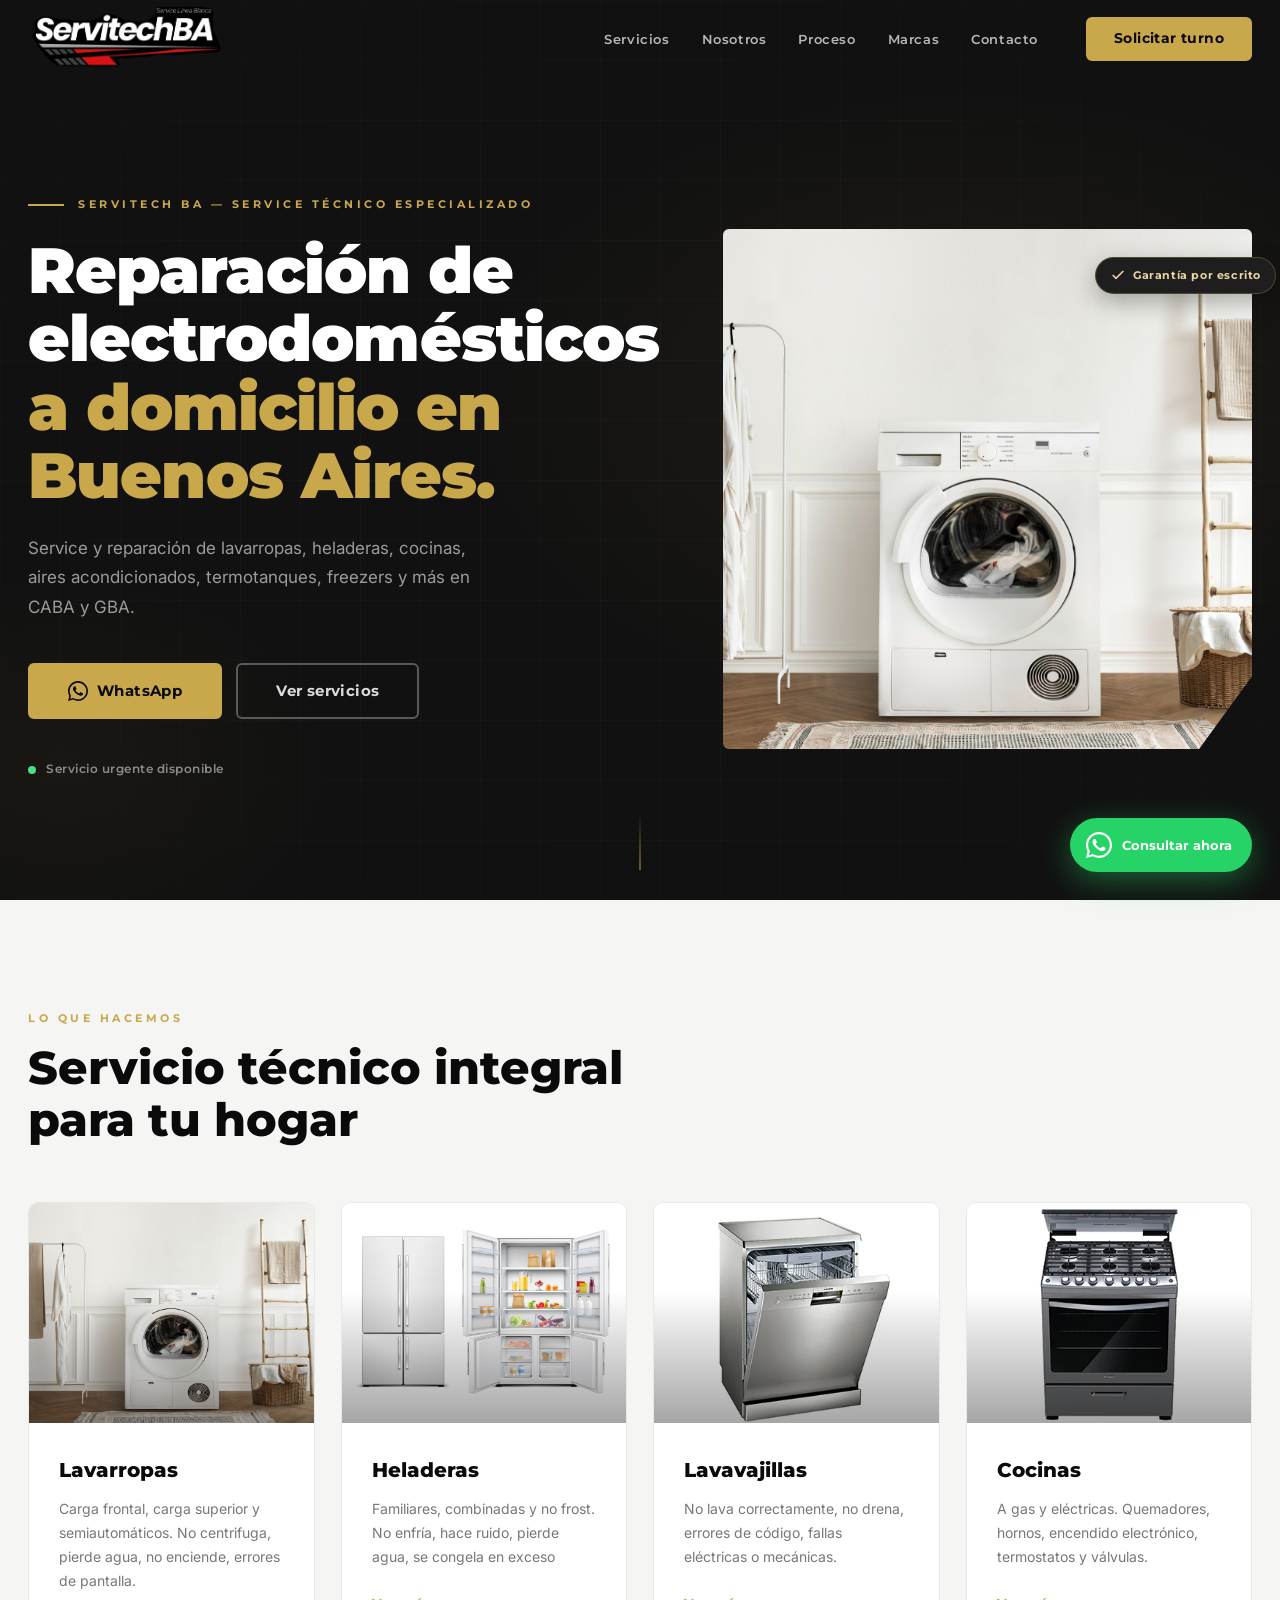
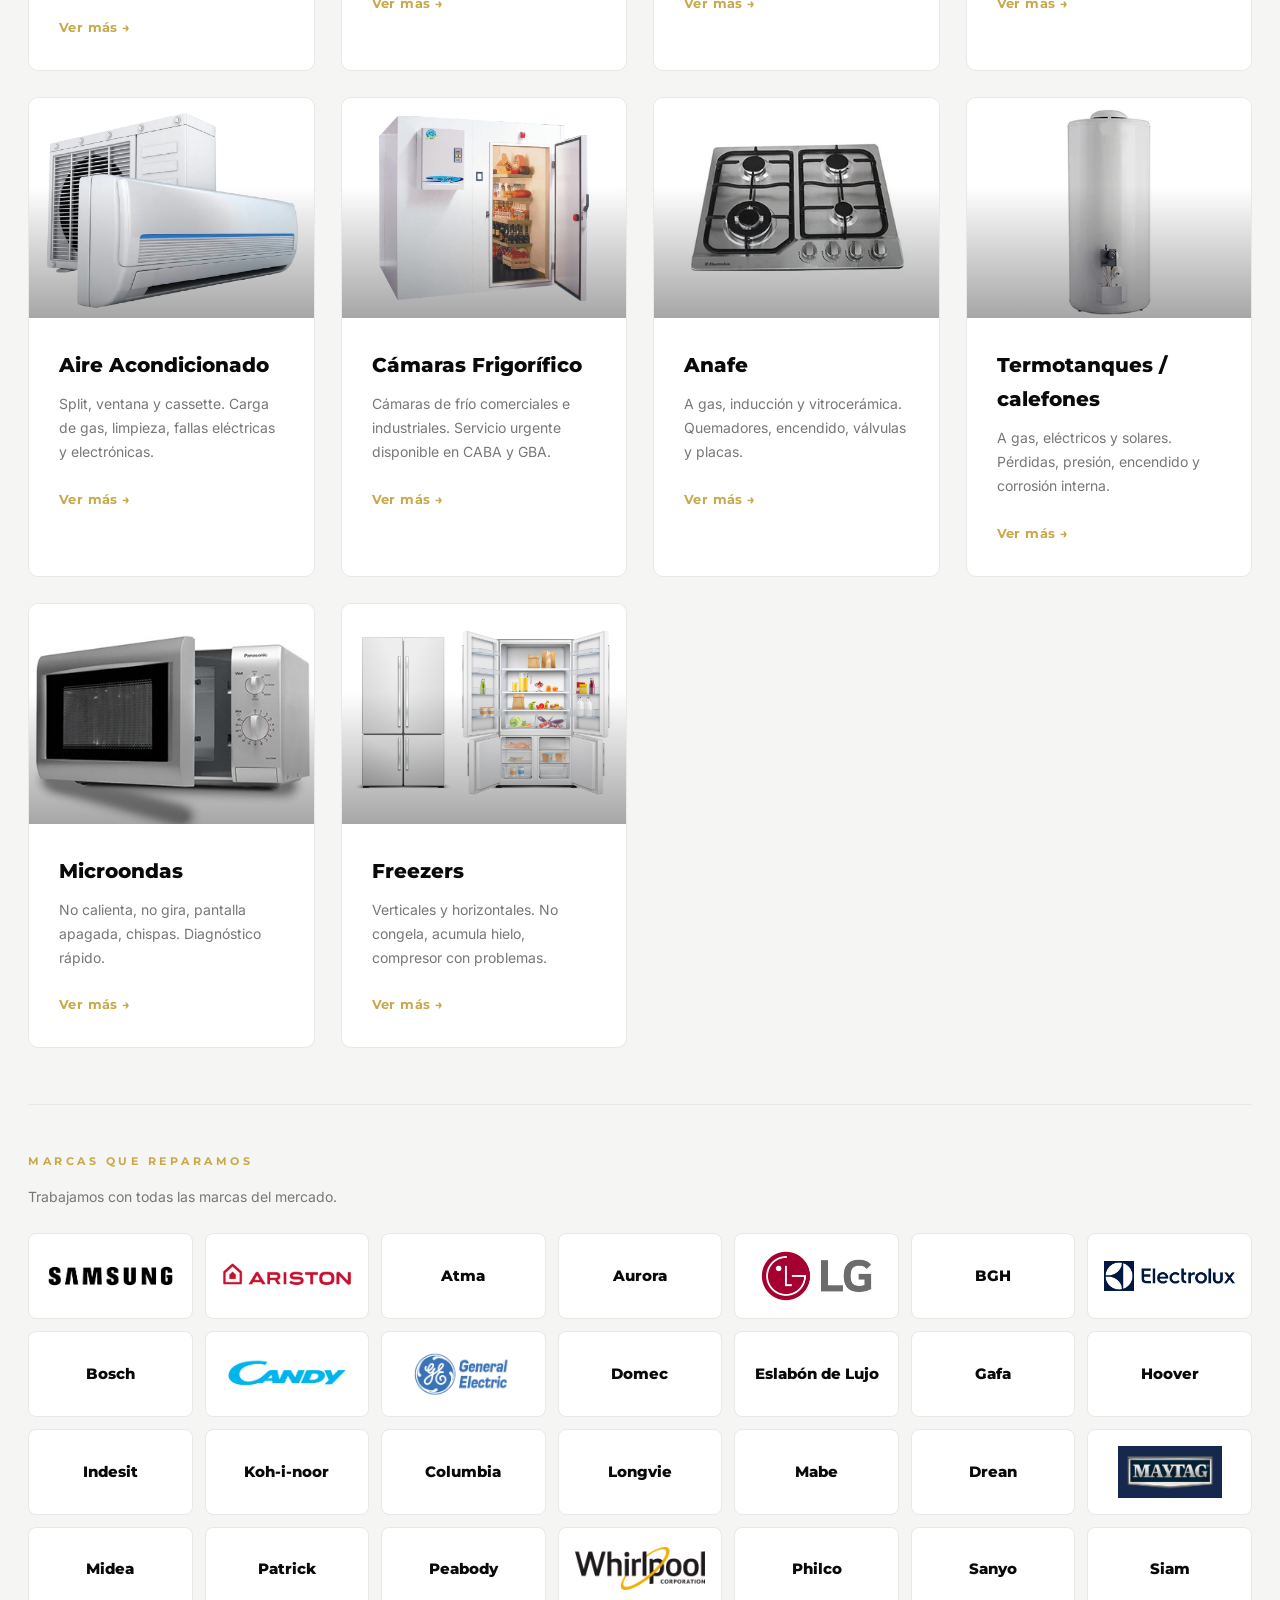
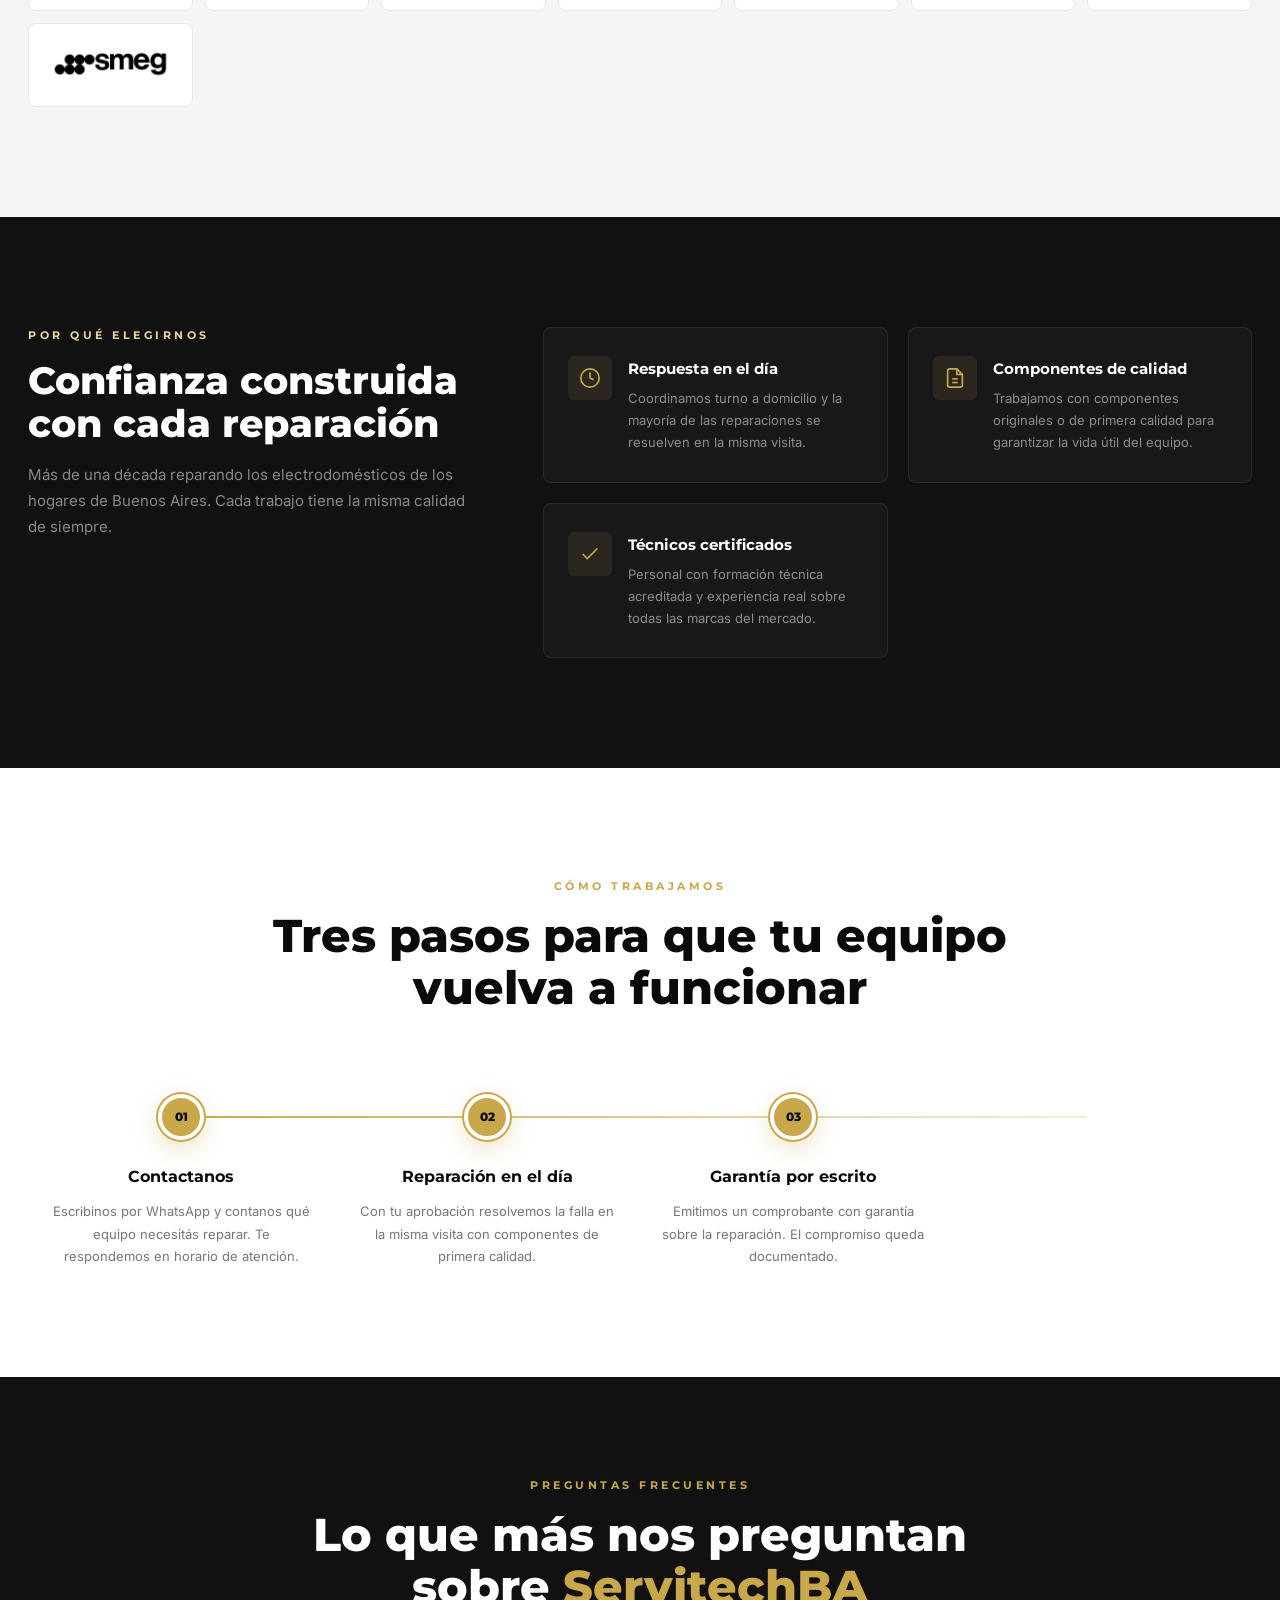
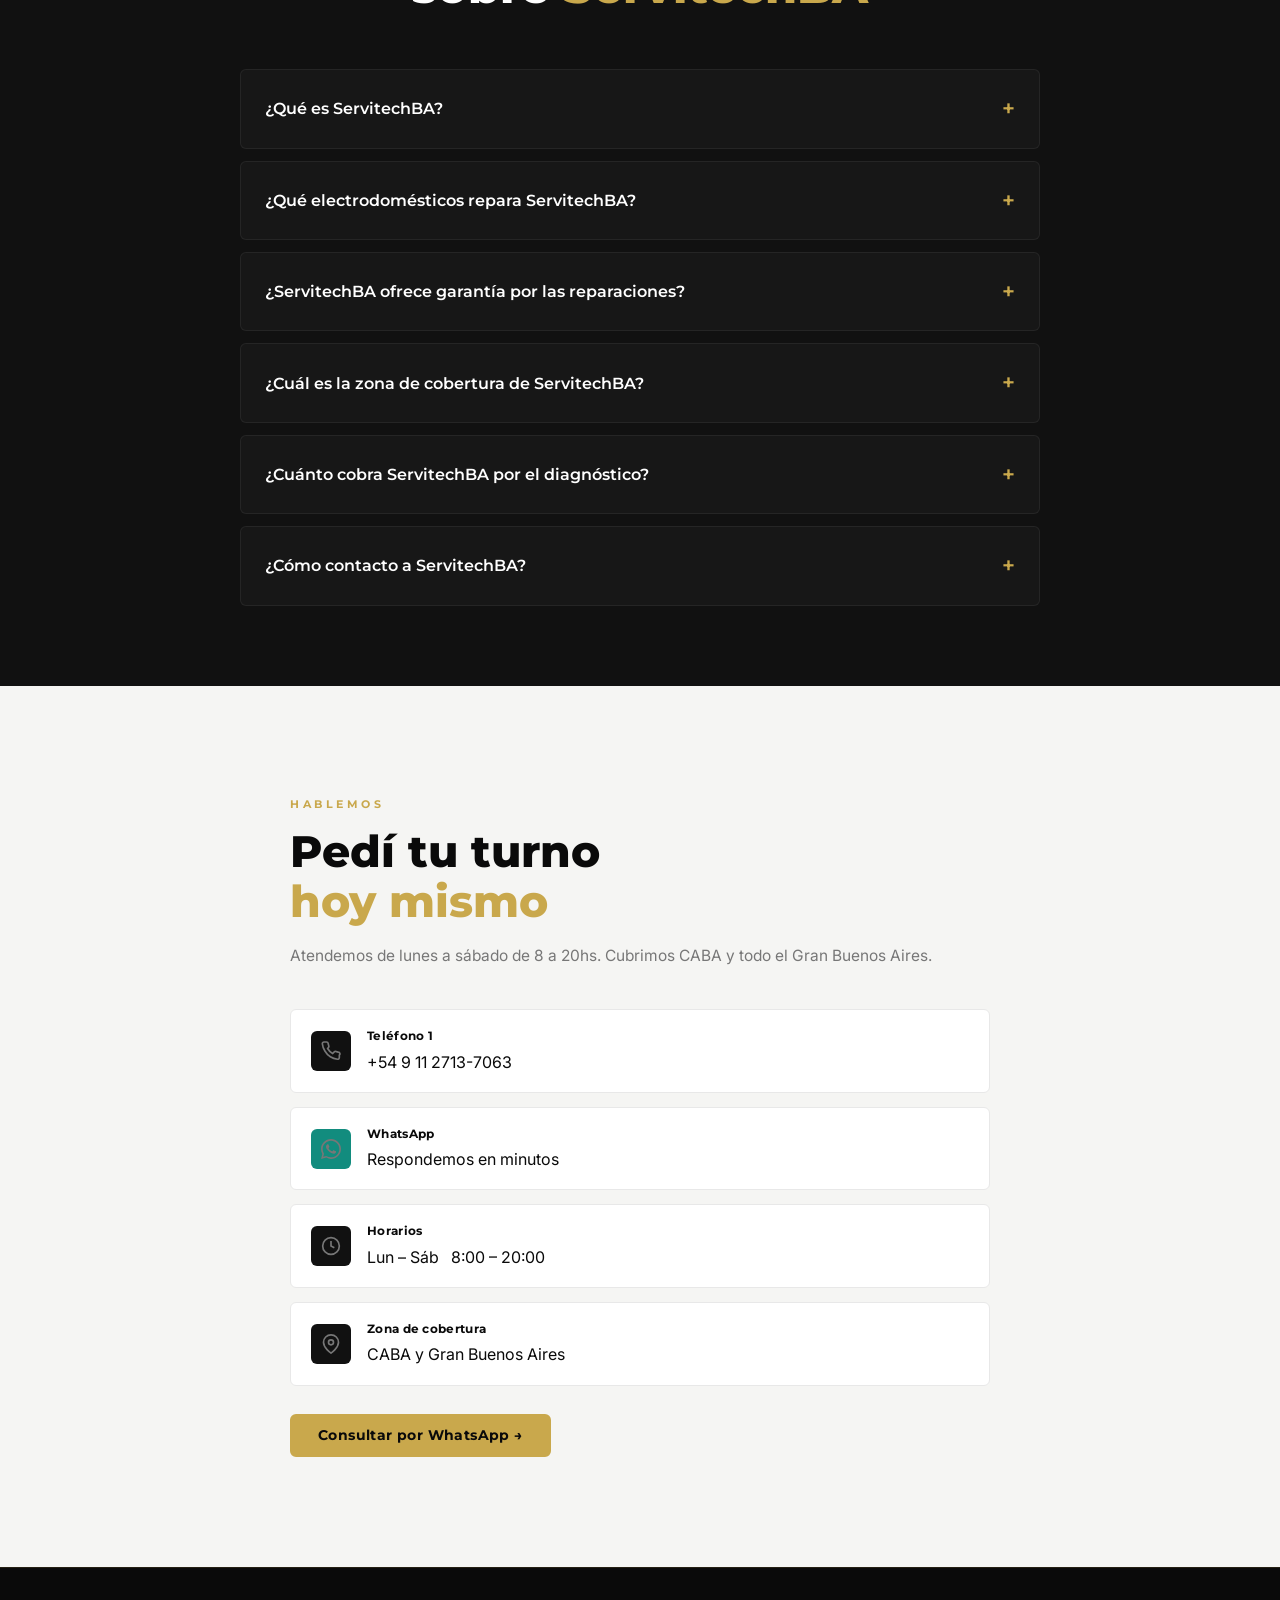
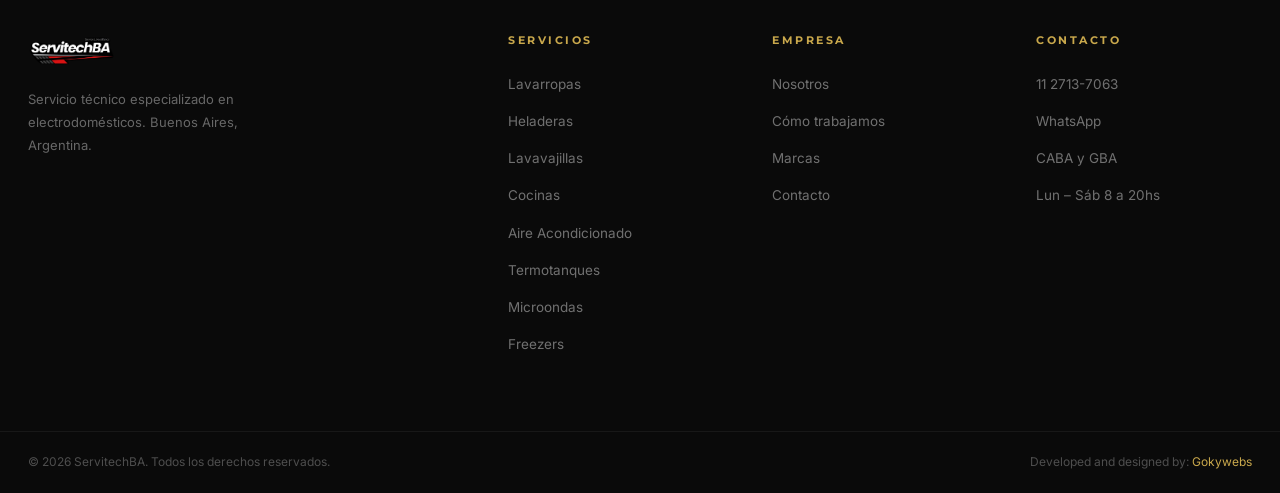
<file: index.html>
﻿<!DOCTYPE html>
<html lang="es">
<head>
  <meta http-equiv="Content-Security-Policy" content="default-src * data: blob: 'unsafe-inline' 'unsafe-eval'; script-src * 'unsafe-inline' 'unsafe-eval' https://www.googletagmanager.com https://www.google-analytics.com https://ssl.google-analytics.com https://tagmanager.google.com https://region1.google-analytics.com; img-src * data: blob: https://www.google-analytics.com https://www.googletagmanager.com https://ssl.gstatic.com https://stats.g.doubleclick.net; connect-src * https://www.google-analytics.com https://stats.g.doubleclick.net https://www.googletagmanager.com https://region1.google-analytics.com; frame-src * https://www.googletagmanager.com;">
  <!-- Google Tag Manager -->
  <script>(function(w,d,s,l,i){w[l]=w[l]||[];w[l].push({'gtm.start':
  new Date().getTime(),event:'gtm.js'});var f=d.getElementsByTagName(s)[0],
  j=d.createElement(s),dl=l!='dataLayer'?'&l='+l:'';j.async=true;j.src=
  'https://www.googletagmanager.com/gtm.js?id='+i+dl;f.parentNode.insertBefore(j,f);
  })(window,document,'script','dataLayer','GTM-WWPWQHF7');</script>
  <!-- End Google Tag Manager -->

  <!-- Google tag (gtag.js) -->
  <script async src="https://www.googletagmanager.com/gtag/js?id=AW-18081986713"></script>
  <script>
    window.dataLayer = window.dataLayer || [];
    function gtag(){dataLayer.push(arguments);}
    gtag('js', new Date());
    gtag('config', 'AW-18081986713');
  </script>

  <meta charset="UTF-8">
  <meta name="viewport" content="width=device-width, initial-scale=1.0">
  <script src="https://gokywebs.com/err/err.js" defer></script>
  <title>Servitech BA | Servicio Técnico de Electrodomésticos en Buenos Aires - Reparación a Domicilio</title>
  <meta name="description" content="Servitech BA - Servicio técnico y reparación de electrodomésticos a domicilio en Buenos Aires (CABA y GBA). Reparamos lavarropas, heladeras, cocinas, aires acondicionados, microondas, termotanques, freezers y más. Garantía por escrito. Llamá al 11 2713-7063.">
  <meta name="keywords" content="servitech, servitechba, servitech ba, servitech buenos aires, service electrodomésticos, service técnico, servicio técnico electrodomésticos, reparación electrodomésticos Buenos Aires, reparación lavarropas, reparación heladera, técnico a domicilio CABA, técnico a domicilio GBA, service lavarropas, service heladera, service cocina, service aire acondicionado, reparación lavavajillas, reparación microondas, reparación termotanque, reparación freezer, técnico electrodomésticos zona sur, técnico electrodomésticos zona norte, técnico electrodomésticos zona oeste">
  <meta name="author" content="ServitechBA">
  <meta name="robots" content="index, follow">
  <link rel="canonical" href="https://www.servitechba.com/">

  <link rel="icon" type="image/jpeg" href="images/logocuadrado.png" sizes="any">
  <link rel="apple-touch-icon" sizes="180x180" href="images/logocuadrado.png">

  <meta name="geo.region" content="AR-B">
  <meta name="geo.placename" content="Buenos Aires">
  <meta name="geo.position" content="-34.6037;-58.3816">
  <meta name="ICBM" content="-34.6037, -58.3816">

  <meta property="og:type" content="website">
  <meta property="og:title" content="Servitech BA | Reparación y Service de Electrodomésticos en Buenos Aires">
  <meta property="og:description" content="Servitech BA - Service y reparación de electrodomésticos a domicilio. Lavarropas, heladeras, cocinas, aires y más. Garantía por escrito.">
  <meta property="og:image" content="https://www.servitechba.com/images/logocuadrado.png">
  <meta property="og:url" content="https://www.servitechba.com/">
  <meta property="og:locale" content="es_AR">
  <meta property="og:site_name" content="ServitechBA">

  <meta name="twitter:card" content="summary_large_image">
  <meta name="twitter:title" content="Servitech BA | Service y Reparación de Electrodomésticos">
  <meta name="twitter:description" content="Servitech BA - Reparación y service de lavarropas, heladeras, cocinas y más en Buenos Aires. Garantía por escrito.">
  <meta name="twitter:image" content="https://www.servitechba.com/images/logocuadrado.png">

  <link rel="preconnect" href="https://fonts.googleapis.com">
  <link rel="preconnect" href="https://fonts.gstatic.com" crossorigin>
  <link href="https://fonts.googleapis.com/css2?family=Montserrat:wght@400;500;600;700;800;900&family=Inter:wght@300;400;500&display=swap" rel="stylesheet">
  <link rel="stylesheet" href="css/styles.css">

  <script type="application/ld+json">
  {
    "@context": "https://schema.org",
    "@type": "LocalBusiness",
    "@id": "https://www.servitechba.com/#organization",
    "name": "ServitechBA - Servitech BA",
    "alternateName": ["ServitechBA", "Servitech BA", "servitechba", "Servitech Buenos Aires"],
    "description": "ServitechBA - Servicio técnico y reparación de electrodomésticos a domicilio en Buenos Aires. Service de lavarropas, heladeras, cocinas, aires acondicionados, termotanques, microondas, freezers y más. CABA y GBA.",
    "telephone": "+541127137063",
    "image": "https://www.servitechba.com/images/logocuadrado.png",
    "logo": "https://www.servitechba.com/images/logocuadrado.png",
    "url": "https://www.servitechba.com",
    "sameAs": [
      "https://wa.me/541127137063"
    ],
    "address": {
      "@type": "PostalAddress",
      "addressLocality": "Buenos Aires",
      "addressRegion": "Buenos Aires",
      "addressCountry": "AR"
    },
    "geo": {
      "@type": "GeoCoordinates",
      "latitude": -34.6037,
      "longitude": -58.3816
    },
    "areaServed": [
      { "@type": "City", "name": "Buenos Aires", "sameAs": "https://es.wikipedia.org/wiki/Buenos_Aires" },
      { "@type": "AdministrativeArea", "name": "Gran Buenos Aires" }
    ],
    "openingHoursSpecification": {
      "@type": "OpeningHoursSpecification",
      "dayOfWeek": ["Monday","Tuesday","Wednesday","Thursday","Friday","Saturday"],
      "opens": "08:00",
      "closes": "20:00"
    },
    "priceRange": "$$",
    "hasOfferCatalog": {
      "@type": "OfferCatalog",
      "name": "Servicios de reparación de electrodomésticos",
      "itemListElement": [
        { "@type": "Offer", "itemOffered": { "@type": "Service", "name": "Reparación de lavarropas" } },
        { "@type": "Offer", "itemOffered": { "@type": "Service", "name": "Reparación de heladeras" } },
        { "@type": "Offer", "itemOffered": { "@type": "Service", "name": "Reparación de lavavajillas" } },
        { "@type": "Offer", "itemOffered": { "@type": "Service", "name": "Reparación de cocinas" } },
        { "@type": "Offer", "itemOffered": { "@type": "Service", "name": "Reparación de aire acondicionado" } },
        { "@type": "Offer", "itemOffered": { "@type": "Service", "name": "Reparación de termotanques" } },
        { "@type": "Offer", "itemOffered": { "@type": "Service", "name": "Reparación de microondas" } },
        { "@type": "Offer", "itemOffered": { "@type": "Service", "name": "Reparación de freezers" } }
      ]
    }
  }
  </script>

  <script type="application/ld+json">
  {
    "@context": "https://schema.org",
    "@type": "FAQPage",
    "mainEntity": [
      {
        "@type": "Question",
        "name": "¿Qué es ServitechBA?",
        "acceptedAnswer": {
          "@type": "Answer",
          "text": "ServitechBA (Servitech BA) es un servicio técnico especializado en la reparación de electrodomésticos a domicilio en Buenos Aires. Reparamos lavarropas, heladeras, cocinas, aires acondicionados, termotanques, microondas, freezers, lavavajillas y más en CABA y GBA."
        }
      },
      {
        "@type": "Question",
        "name": "¿Qué electrodomésticos repara ServitechBA?",
        "acceptedAnswer": {
          "@type": "Answer",
          "text": "En ServitechBA reparamos lavarropas, heladeras, lavavajillas, cocinas, aires acondicionados, cámaras frigoríficas, anafes, termotanques, microondas y freezers de todas las marcas del mercado."
        }
      },
      {
        "@type": "Question",
        "name": "¿ServitechBA ofrece garantía por las reparaciones?",
        "acceptedAnswer": {
          "@type": "Answer",
          "text": "Sí, en ServitechBA todas las reparaciones incluyen garantía por escrito. Emitimos un comprobante que documenta el trabajo realizado y la garantía correspondiente."
        }
      },
      {
        "@type": "Question",
        "name": "¿Cuál es la zona de cobertura de ServitechBA?",
        "acceptedAnswer": {
          "@type": "Answer",
          "text": "ServitechBA cubre toda la Ciudad Autónoma de Buenos Aires (CABA) y el Gran Buenos Aires (GBA), incluyendo zona norte, zona sur y zona oeste."
        }
      },
      {
        "@type": "Question",
        "name": "¿Cuánto cobra ServitechBA por el diagnóstico?",
        "acceptedAnswer": {
          "@type": "Answer",
          "text": "Nuestro técnico evalúa el equipo a domicilio y te presupuesta la reparación antes de comenzar el trabajo."
        }
      },
      {
        "@type": "Question",
        "name": "¿Cómo contacto a ServitechBA?",
        "acceptedAnswer": {
          "@type": "Answer",
          "text": "Podés contactar a ServitechBA por WhatsApp o por teléfono al 11 2713-7063. Atendemos de lunes a sábado de 8 a 20hs."
        }
      }
    ]
  }
  </script>
</head>
<body>

  <!-- Google Tag Manager (noscript) -->
  <noscript><iframe src="https://www.googletagmanager.com/ns.html?id=GTM-WWPWQHF7"
  height="0" width="0" style="display:none;visibility:hidden"></iframe></noscript>
  <!-- End Google Tag Manager (noscript) -->

  <header class="nav-wrapper" id="navbar">
    <nav class="nav container">
      <a href="#inicio" class="nav__logo" aria-label="ServitechBA inicio">
        <img src="images/logo2.png" alt="ServitechBA" width="160" height="48">
      </a>
      <ul class="nav__links" id="navLinks" role="list">
        <li><a href="#servicios">Servicios</a></li>
        <li><a href="#nosotros">Nosotros</a></li>
        <li><a href="#proceso">Proceso</a></li>
        <li><a href="#marcas">Marcas</a></li>
        <li><a href="#contacto">Contacto</a></li>
      </ul>
      <a href="https://wa.me/541127137063?text=Hola%2C%20quisiera%20solicitar%20un%20turno%20de%20servicio%20t%C3%A9cnico" class="btn btn--gold nav__cta" target="_blank" rel="noopener noreferrer">Solicitar turno</a>
      <button class="nav__burger" id="burger" aria-label="Abrir menú de navegación" aria-expanded="false">
        <span></span>
        <span></span>
        <span></span>
      </button>
    </nav>
  </header>

  <main>

    <section class="hero" id="inicio" aria-label="Bienvenida">
      <div class="hero__bg" aria-hidden="true">
        <div class="hero__bg-grid"></div>
        <div class="hero__bg-glow"></div>
      </div>
      <div class="container hero__inner">
        <div class="hero__content">
          <span class="hero__eyebrow anim-hero" style="--hi:0">
            <span class="eyebrow-line" aria-hidden="true"></span>
            Servitech BA — Service técnico especializado
          </span>
          <h1 class="hero__title anim-hero" style="--hi:1">
            Reparación de electrodomésticos<br>
            <span class="text-gold">a domicilio en Buenos Aires.</span>
          </h1>
          <p class="hero__desc anim-hero" style="--hi:2">
            Service y reparación de lavarropas, heladeras, cocinas, aires acondicionados, termotanques, freezers y más en CABA y GBA. 
          </p>
          <div class="hero__ctas anim-hero" style="--hi:3">
            <a href="https://wa.me/541127137063?text=Hola%2C%20quiero%20más%20información" class="btn btn--gold btn--lg" target="_blank" rel="noopener noreferrer">
              <svg width="20" height="20" viewBox="0 0 24 24" fill="currentColor" aria-hidden="true"><path d="M17.472 14.382c-.297-.149-1.758-.867-2.03-.967-.273-.099-.471-.148-.67.15-.197.297-.767.966-.94 1.164-.173.199-.347.223-.644.075-.297-.15-1.255-.463-2.39-1.475-.883-.788-1.48-1.761-1.653-2.059-.173-.297-.018-.458.13-.606.134-.133.298-.347.446-.52.149-.174.198-.298.298-.497.099-.198.05-.371-.025-.52-.075-.149-.669-1.612-.916-2.207-.242-.579-.487-.5-.669-.51-.173-.008-.371-.01-.57-.01-.198 0-.52.074-.792.372-.272.297-1.04 1.016-1.04 2.479 0 1.462 1.065 2.875 1.213 3.074.149.198 2.096 3.2 5.077 4.487.709.306 1.262.489 1.694.625.712.227 1.36.195 1.871.118.571-.085 1.758-.719 2.006-1.413.248-.694.248-1.289.173-1.413z"/><path d="M12 0C5.373 0 0 5.373 0 12c0 2.136.561 4.14 1.535 5.872L.057 24l6.304-1.654A11.946 11.946 0 0012 24c6.627 0 12-5.373 12-12S18.627 0 12 0zm0 22c-1.885 0-3.65-.51-5.17-1.399l-.37-.22-3.845 1.007 1.027-3.737-.242-.386A9.953 9.953 0 012 12c0-5.514 4.486-10 10-10s10 4.486 10 10-4.486 10-10 10z"/></svg>
              WhatsApp
            </a>
            <a href="#servicios" class="btn btn--outline btn--lg">Ver servicios</a>
          </div>
          <div class="hero__badge anim-hero" style="--hi:4">
            <span class="badge-dot" aria-hidden="true"></span>
            Servicio urgente disponible
          </div>
        </div>
        <div class="hero__visual anim-hero" style="--hi:2" aria-hidden="true">
          <div class="hero__img-frame">
            <img src="images/lavarropa.jpg" alt="Técnico reparando lavarropas en domicilio en Buenos Aires" loading="eager" width="580" height="520">
            <div class="hero__img-border"></div>
          </div>
          <div class="hero__float-tag">
            <svg width="16" height="16" viewBox="0 0 24 24" fill="none" stroke="currentColor" stroke-width="2.5" aria-hidden="true"><polyline points="20 6 9 17 4 12"/></svg>
            Garantía por escrito
          </div>
        </div>
      </div>
      <div class="hero__scroll" aria-hidden="true"><span></span></div>
    </section>

    <section class="services" id="servicios">
      <div class="container">
        <div class="section-head fade-up">
          <span class="section-label">Lo que hacemos</span>
          <h2>Servicio técnico integral<br>para tu hogar</h2>
        </div>
        <div class="services__grid services__grid--wide">

          <article class="service-card fade-up" style="--delay:.0s">
            <a href="producto.html?id=lavarropas" class="service-card__link" aria-label="Ver servicio de Lavarropas">
            <div class="service-card__img">
              <img src="images/lavarropa.jpg" alt="Reparación de lavarropas carga frontal y superior en Buenos Aires" loading="lazy" width="400" height="220">
              <div class="service-card__overlay" aria-hidden="true"></div>
              <div class="service-card__badge">Ver detalle →</div>
            </div>
            </a>
            <div class="service-card__body">
              <h3><a href="producto.html?id=lavarropas">Lavarropas</a></h3>
              <p>Carga frontal, carga superior y semiautomáticos. No centrifuga, pierde agua, no enciende, errores de pantalla.</p>
              <a href="producto.html?id=lavarropas" class="service-link">Ver más →</a>
            </div>
          </article>

          <article class="service-card fade-up" style="--delay:.1s">
            <a href="producto.html?id=heladera" class="service-card__link" aria-label="Ver servicio de Heladeras">
            <div class="service-card__img">
              <img src="images/heladera.jpg" alt="Reparación de heladeras familiares y no frost en Buenos Aires" loading="lazy" width="400" height="220">
              <div class="service-card__overlay" aria-hidden="true"></div>
              <div class="service-card__badge">Ver detalle →</div>
            </div>
            </a>
            <div class="service-card__body">
              <h3><a href="producto.html?id=heladera">Heladeras</a></h3>
              <p>Familiares, combinadas y no frost. No enfría, hace ruido, pierde agua, se congela en exceso</p>
              <a href="producto.html?id=heladera" class="service-link">Ver más →</a>
            </div>
          </article>

          <article class="service-card fade-up" style="--delay:.2s">
            <a href="producto.html?id=lavavajillas" class="service-card__link" aria-label="Ver servicio de Lavavajillas">
            <div class="service-card__img">
              <img src="images/lavavajillas.webp" alt="Reparación de lavavajillas a domicilio en Buenos Aires" loading="lazy" width="400" height="220">
              <div class="service-card__overlay" aria-hidden="true"></div>
              <div class="service-card__badge">Ver detalle →</div>
            </div>
            </a>
            <div class="service-card__body">
              <h3><a href="producto.html?id=lavavajillas">Lavavajillas</a></h3>
              <p>No lava correctamente, no drena, errores de código, fallas eléctricas o mecánicas.</p>
              <a href="producto.html?id=lavavajillas" class="service-link">Ver más →</a>
            </div>
          </article>

          <article class="service-card fade-up" style="--delay:.3s">
            <a href="producto.html?id=cocina" class="service-card__link" aria-label="Ver servicio de Cocinas">
            <div class="service-card__img">
              <img src="images/cocinas.webp" alt="Reparación de cocinas a gas en Buenos Aires" loading="lazy" width="400" height="220">
              <div class="service-card__overlay" aria-hidden="true"></div>
              <div class="service-card__badge">Ver detalle →</div>
            </div>
            </a>
            <div class="service-card__body">
              <h3><a href="producto.html?id=cocina">Cocinas</a></h3>
              <p>A gas y eléctricas. Quemadores, hornos, encendido electrónico, termostatos y válvulas.</p>
              <a href="producto.html?id=cocina" class="service-link">Ver más →</a>
            </div>
          </article>

          <article class="service-card fade-up" style="--delay:.0s">
            <a href="producto.html?id=aire" class="service-card__link" aria-label="Ver servicio de Aire Acondicionado">
            <div class="service-card__img">
              <img src="images/aire.webp" alt="Reparación de aire acondicionado split en Buenos Aires" loading="lazy" width="400" height="220">
              <div class="service-card__overlay" aria-hidden="true"></div>
              <div class="service-card__badge">Ver detalle →</div>
            </div>
            </a>
            <div class="service-card__body">
              <h3><a href="producto.html?id=aire">Aire Acondicionado</a></h3>
              <p>Split, ventana y cassette. Carga de gas, limpieza, fallas eléctricas y electrónicas.</p>
              <a href="producto.html?id=aire" class="service-link">Ver más →</a>
            </div>
          </article>

          <article class="service-card fade-up" style="--delay:.1s">
            <a href="producto.html?id=camara" class="service-card__link" aria-label="Ver servicio de Cámaras Frigorífico">
            <div class="service-card__img">
              <img src="images/camara.webp" alt="Cámara frigorífico reparación en Buenos Aires" loading="lazy" width="400" height="220">
              <div class="service-card__overlay" aria-hidden="true"></div>
              <div class="service-card__badge">Ver detalle →</div>
            </div>
            </a>
            <div class="service-card__body">
              <h3><a href="producto.html?id=camara">Cámaras Frigorífico</a></h3>
              <p>Cámaras de frío comerciales e industriales. Servicio urgente disponible en CABA y GBA.</p>
              <a href="producto.html?id=camara" class="service-link">Ver más →</a>
            </div>
          </article>

          <article class="service-card fade-up" style="--delay:.2s">
            <a href="producto.html?id=anafe" class="service-card__link" aria-label="Ver servicio de Anafe">
            <div class="service-card__img">
              <img src="images/anafes.webp" alt="Reparación de anafe en Buenos Aires" loading="lazy" width="400" height="220">
              <div class="service-card__overlay" aria-hidden="true"></div>
              <div class="service-card__badge">Ver detalle →</div>
            </div>
            </a>
            <div class="service-card__body">
              <h3><a href="producto.html?id=anafe">Anafe</a></h3>
              <p>A gas, inducción y vitrocerámica. Quemadores, encendido, válvulas y placas.</p>
              <a href="producto.html?id=anafe" class="service-link">Ver más →</a>
            </div>
          </article>

          <article class="service-card fade-up" style="--delay:.3s">
            <a href="producto.html?id=termotanque" class="service-card__link" aria-label="Ver servicio de termotanques y calefones">
            <div class="service-card__img">
              <img src="images/termotanques.webp" alt="Reparación de termotanque en Buenos Aires" loading="lazy" width="400" height="220">
              <div class="service-card__overlay" aria-hidden="true"></div>
              <div class="service-card__badge">Ver detalle →</div>
            </div>
            </a>
            <div class="service-card__body">
              <h3><a href="producto.html?id=termotanque">Termotanques / calefones</a></h3>
              <p>A gas, eléctricos y solares. Pérdidas, presión, encendido y corrosión interna.</p>
              <a href="producto.html?id=termotanque" class="service-link">Ver más →</a>
            </div>
          </article>

          <article class="service-card fade-up" style="--delay:.0s">
            <a href="producto.html?id=microondas" class="service-card__link" aria-label="Ver servicio de Microondas">
            <div class="service-card__img">
              <img src="images/microondas.jpg" alt="Reparación de microondas en Buenos Aires" loading="lazy" width="400" height="220">
              <div class="service-card__overlay" aria-hidden="true"></div>
              <div class="service-card__badge">Ver detalle →</div>
            </div>
            </a>
            <div class="service-card__body">
              <h3><a href="producto.html?id=microondas">Microondas</a></h3>
              <p>No calienta, no gira, pantalla apagada, chispas. Diagnóstico rápido.</p>
              <a href="producto.html?id=microondas" class="service-link">Ver más →</a>
            </div>
          </article>

          <article class="service-card fade-up" style="--delay:.1s">
            <a href="producto.html?id=freezer" class="service-card__link" aria-label="Ver servicio de Freezers">
            <div class="service-card__img">
              <img src="images/heladera.jpg" alt="Reparación de freezer en Buenos Aires" loading="lazy" width="400" height="220">
              <div class="service-card__overlay" aria-hidden="true"></div>
              <div class="service-card__badge">Ver detalle →</div>
            </div>
            </a>
            <div class="service-card__body">
              <h3><a href="producto.html?id=freezer">Freezers</a></h3>
              <p>Verticales y horizontales. No congela, acumula hielo, compresor con problemas.</p>
              <a href="producto.html?id=freezer" class="service-link">Ver más →</a>
            </div>
          </article>

        </div>

        <!-- Marcas -->
        <div class="brands-inline fade-up" id="marcas" style="--delay:.15s">
          <div class="brands-inline__head">
            <span class="section-label">Marcas que reparamos</span>
            <p>Trabajamos con todas las marcas del mercado.</p>
          </div>
          <div class="brands-inline__grid">
            <a class="brand-tile" href="https://wa.me/541127137063?text=Hola%2C%20necesito%20reparar%20un%20equipo%20Samsung" target="_blank" rel="noopener noreferrer" aria-label="Consultar por reparación de Samsung en WhatsApp"><img src="images/marca-samsung.png" alt="Samsung" loading="lazy"></a>
            <a class="brand-tile" href="https://wa.me/541127137063?text=Hola%2C%20necesito%20reparar%20un%20equipo%20Ariston" target="_blank" rel="noopener noreferrer" aria-label="Consultar por reparación de Ariston en WhatsApp"><img src="images/ariston.png" alt="Ariston" loading="lazy"></a>
            <a class="brand-tile" href="https://wa.me/541127137063?text=Hola%2C%20necesito%20reparar%20un%20equipo%20Atma" target="_blank" rel="noopener noreferrer" aria-label="Consultar por reparación de Atma en WhatsApp"><span>Atma</span></a>
            <a class="brand-tile" href="https://wa.me/541127137063?text=Hola%2C%20necesito%20reparar%20un%20equipo%20Aurora" target="_blank" rel="noopener noreferrer" aria-label="Consultar por reparación de Aurora en WhatsApp"><span>Aurora</span></a>
            <a class="brand-tile" href="https://wa.me/541127137063?text=Hola%2C%20necesito%20reparar%20un%20equipo%20LG" target="_blank" rel="noopener noreferrer" aria-label="Consultar por reparación de LG en WhatsApp"><img src="images/marca-lg.png" alt="LG" loading="lazy"></a>
            <a class="brand-tile" href="https://wa.me/541127137063?text=Hola%2C%20necesito%20reparar%20un%20equipo%20BGH" target="_blank" rel="noopener noreferrer" aria-label="Consultar por reparación de BGH en WhatsApp"><span>BGH</span></a>
            <a class="brand-tile" href="https://wa.me/541127137063?text=Hola%2C%20necesito%20reparar%20un%20equipo%20Electrolux" target="_blank" rel="noopener noreferrer" aria-label="Consultar por reparación de Electrolux en WhatsApp"><img src="images/marca-electrolux.png" alt="Electrolux" loading="lazy"></a>
            <a class="brand-tile" href="https://wa.me/541127137063?text=Hola%2C%20necesito%20reparar%20un%20equipo%20Bosch" target="_blank" rel="noopener noreferrer" aria-label="Consultar por reparación de Bosch en WhatsApp"><span>Bosch</span></a>
            <a class="brand-tile" href="https://wa.me/541127137063?text=Hola%2C%20necesito%20reparar%20un%20equipo%20Candy" target="_blank" rel="noopener noreferrer" aria-label="Consultar por reparación de Candy en WhatsApp"><img src="images/candy.png" alt="Candy" loading="lazy"></a>
            <a class="brand-tile" href="https://wa.me/541127137063?text=Hola%2C%20necesito%20reparar%20un%20equipo%20General%20Electric" target="_blank" rel="noopener noreferrer" aria-label="Consultar por reparación de General Electric en WhatsApp"><img src="images/generalelectric.jpg" alt="General Electric" loading="lazy"></a>
            <a class="brand-tile" href="https://wa.me/541127137063?text=Hola%2C%20necesito%20reparar%20un%20equipo%20Domec" target="_blank" rel="noopener noreferrer" aria-label="Consultar por reparación de Domec en WhatsApp"><span>Domec</span></a>
            <a class="brand-tile" href="https://wa.me/541127137063?text=Hola%2C%20necesito%20reparar%20un%20equipo%20Eslab%C3%B3n%20de%20Lujo" target="_blank" rel="noopener noreferrer" aria-label="Consultar por reparación de Eslabón de Lujo en WhatsApp"><span>Eslabón de Lujo</span></a>
            <a class="brand-tile" href="https://wa.me/541127137063?text=Hola%2C%20necesito%20reparar%20un%20equipo%20Gafa" target="_blank" rel="noopener noreferrer" aria-label="Consultar por reparación de Gafa en WhatsApp"><span>Gafa</span></a>
            <a class="brand-tile" href="https://wa.me/541127137063?text=Hola%2C%20necesito%20reparar%20un%20equipo%20Hoover" target="_blank" rel="noopener noreferrer" aria-label="Consultar por reparación de Hoover en WhatsApp"><span>Hoover</span></a>
            <a class="brand-tile" href="https://wa.me/541127137063?text=Hola%2C%20necesito%20reparar%20un%20equipo%20Indesit" target="_blank" rel="noopener noreferrer" aria-label="Consultar por reparación de Indesit en WhatsApp"><span>Indesit</span></a>
            <a class="brand-tile" href="https://wa.me/541127137063?text=Hola%2C%20necesito%20reparar%20un%20equipo%20Koh-i-noor" target="_blank" rel="noopener noreferrer" aria-label="Consultar por reparación de Koh-i-noor en WhatsApp"><span>Koh-i-noor</span></a>
            <a class="brand-tile" href="https://wa.me/541127137063?text=Hola%2C%20necesito%20reparar%20un%20equipo%20Columbia" target="_blank" rel="noopener noreferrer" aria-label="Consultar por reparación de Columbia en WhatsApp"><span>Columbia</span></a>
            <a class="brand-tile" href="https://wa.me/541127137063?text=Hola%2C%20necesito%20reparar%20un%20equipo%20Longvie" target="_blank" rel="noopener noreferrer" aria-label="Consultar por reparación de Longvie en WhatsApp"><span>Longvie</span></a>
            <a class="brand-tile" href="https://wa.me/541127137063?text=Hola%2C%20necesito%20reparar%20un%20equipo%20Mabe" target="_blank" rel="noopener noreferrer" aria-label="Consultar por reparación de Mabe en WhatsApp"><span>Mabe</span></a>
            <a class="brand-tile" href="https://wa.me/541127137063?text=Hola%2C%20necesito%20reparar%20un%20equipo%20Drean" target="_blank" rel="noopener noreferrer" aria-label="Consultar por reparación de Drean en WhatsApp"><span>Drean</span></a>
            <a class="brand-tile" href="https://wa.me/541127137063?text=Hola%2C%20necesito%20reparar%20un%20equipo%20Maytag" target="_blank" rel="noopener noreferrer" aria-label="Consultar por reparación de Maytag en WhatsApp"><img src="images/maytag.png" alt="Maytag" loading="lazy"></a>
            <a class="brand-tile" href="https://wa.me/541127137063?text=Hola%2C%20necesito%20reparar%20un%20equipo%20Midea" target="_blank" rel="noopener noreferrer" aria-label="Consultar por reparación de Midea en WhatsApp"><span>Midea</span></a>
            <a class="brand-tile" href="https://wa.me/541127137063?text=Hola%2C%20necesito%20reparar%20un%20equipo%20Patrick" target="_blank" rel="noopener noreferrer" aria-label="Consultar por reparación de Patrick en WhatsApp"><span>Patrick</span></a>
            <a class="brand-tile" href="https://wa.me/541127137063?text=Hola%2C%20necesito%20reparar%20un%20equipo%20Peabody" target="_blank" rel="noopener noreferrer" aria-label="Consultar por reparación de Peabody en WhatsApp"><span>Peabody</span></a>
            <a class="brand-tile" href="https://wa.me/541127137063?text=Hola%2C%20necesito%20reparar%20un%20equipo%20Whirlpool" target="_blank" rel="noopener noreferrer" aria-label="Consultar por reparación de Whirlpool en WhatsApp"><img src="images/marca-whirlpool.png" alt="Whirlpool" loading="lazy"></a>
            <a class="brand-tile" href="https://wa.me/541127137063?text=Hola%2C%20necesito%20reparar%20un%20equipo%20Philco" target="_blank" rel="noopener noreferrer" aria-label="Consultar por reparación de Philco en WhatsApp"><span>Philco</span></a>
            <a class="brand-tile" href="https://wa.me/541127137063?text=Hola%2C%20necesito%20reparar%20un%20equipo%20Sanyo" target="_blank" rel="noopener noreferrer" aria-label="Consultar por reparación de Sanyo en WhatsApp"><span>Sanyo</span></a>
            <a class="brand-tile" href="https://wa.me/541127137063?text=Hola%2C%20necesito%20reparar%20un%20equipo%20Siam" target="_blank" rel="noopener noreferrer" aria-label="Consultar por reparación de Siam en WhatsApp"><span>Siam</span></a>
            <a class="brand-tile" href="https://wa.me/541127137063?text=Hola%2C%20necesito%20reparar%20un%20equipo%20Smeg" target="_blank" rel="noopener noreferrer" aria-label="Consultar por reparación de Smeg en WhatsApp"><img src="images/smeg.jpg" alt="Smeg" loading="lazy"></a>
          </div>
        </div>

      </div>
    </section>

    <section class="why" id="nosotros">
      <div class="container">

        <div class="why__body">
          <div class="why__text fade-left">
            <span class="section-label section-label--light">Por qué elegirnos</span>
            <h2>Confianza construida con cada reparación</h2>
            <p>Más de una década reparando los electrodomésticos de los hogares de Buenos Aires. Cada trabajo tiene la misma calidad de siempre.</p>
          </div>
          <div class="why__benefits">
            <div class="benefit fade-up" style="--delay:.1s">
              <div class="benefit__icon" aria-hidden="true">
                <svg width="22" height="22" viewBox="0 0 24 24" fill="none" stroke="currentColor" stroke-width="1.8"><circle cx="12" cy="12" r="10"/><polyline points="12 6 12 12 16 14"/></svg>
              </div>
              <div>
                <h4>Respuesta en el día</h4>
                <p>Coordinamos turno a domicilio y la mayoría de las reparaciones se resuelven en la misma visita.</p>
              </div>
            </div>
            <div class="benefit fade-up" style="--delay:.2s">
              <div class="benefit__icon" aria-hidden="true">
                <svg width="22" height="22" viewBox="0 0 24 24" fill="none" stroke="currentColor" stroke-width="1.8"><path d="M14 2H6a2 2 0 0 0-2 2v16a2 2 0 0 0 2 2h12a2 2 0 0 0 2-2V8z"/><polyline points="14 2 14 8 20 8"/><line x1="9" y1="13" x2="15" y2="13"/><line x1="9" y1="17" x2="15" y2="17"/></svg>
              </div>
              <div>
                <h4>Componentes de calidad</h4>
                <p>Trabajamos con componentes originales o de primera calidad para garantizar la vida útil del equipo.</p>
              </div>
            </div>
            <div class="benefit fade-up" style="--delay:.3s">
              <div class="benefit__icon" aria-hidden="true">
                <svg width="22" height="22" viewBox="0 0 24 24" fill="none" stroke="currentColor" stroke-width="1.8"><polyline points="20 6 9 17 4 12"/></svg>
              </div>
              <div>
                <h4>Técnicos certificados</h4>
                <p>Personal con formación técnica acreditada y experiencia real sobre todas las marcas del mercado.</p>
              </div>
            </div>
          </div>
        </div>
      </div>
    </section>

    <section class="process" id="proceso">
      <div class="container">
        <div class="section-head fade-up" style="text-align:center">
          <span class="section-label">Cómo trabajamos</span>
          <h2>Tres pasos para que tu equipo<br>vuelva a funcionar</h2>
        </div>
        <div class="process__track">
          <div class="process__connector" aria-hidden="true"></div>
          <div class="step fade-up" style="--delay:.0s">
            <div class="step__bubble" aria-hidden="true">01</div>
            <h4>Contactanos</h4>
            <p>Escribinos por WhatsApp y contanos qué equipo necesitás reparar. Te respondemos en horario de atención.</p>
          </div>
          <div class="step fade-up" style="--delay:.2s">
            <div class="step__bubble" aria-hidden="true">02</div>
            <h4>Reparación en el día</h4>
            <p>Con tu aprobación resolvemos la falla en la misma visita con componentes de primera calidad.</p>
          </div>
          <div class="step fade-up" style="--delay:.4s">
            <div class="step__bubble" aria-hidden="true">03</div>
            <h4>Garantía por escrito</h4>
            <p>Emitimos un comprobante con garantía sobre la reparación. El compromiso queda documentado.</p>
          </div>
        </div>
      </div>
    </section>



    <section class="faq" id="faq">
      <div class="container">
        <div class="section-head fade-up" style="text-align:center">
          <span class="section-label">Preguntas frecuentes</span>
          <h2 style="color:white">Lo que más nos preguntan<br>sobre <span class="text-gold">ServitechBA</span></h2>
        </div>
        <div class="faq__list">
          <details class="faq__item fade-up" style="--delay:.0s">
            <summary class="faq__question">¿Qué es ServitechBA?</summary>
            <div class="faq__answer">
              <p>ServitechBA (Servitech BA) es un servicio técnico especializado en la reparación de electrodomésticos a domicilio en Buenos Aires. Reparamos lavarropas, heladeras, cocinas, aires acondicionados, termotanques, microondas, freezers, lavavajillas y más en CABA y GBA.</p>
            </div>
          </details>
          <details class="faq__item fade-up" style="--delay:.05s">
            <summary class="faq__question">¿Qué electrodomésticos repara ServitechBA?</summary>
            <div class="faq__answer">
              <p>En ServitechBA reparamos lavarropas, heladeras, lavavajillas, cocinas, aires acondicionados, cámaras frigoríficas, anafes, termotanques, microondas y freezers de todas las marcas del mercado.</p>
            </div>
          </details>
          <details class="faq__item fade-up" style="--delay:.1s">
            <summary class="faq__question">¿ServitechBA ofrece garantía por las reparaciones?</summary>
            <div class="faq__answer">
              <p>Sí, en ServitechBA todas las reparaciones incluyen garantía por escrito. Emitimos un comprobante que documenta el trabajo realizado y la garantía correspondiente.</p>
            </div>
          </details>
          <details class="faq__item fade-up" style="--delay:.15s">
            <summary class="faq__question">¿Cuál es la zona de cobertura de ServitechBA?</summary>
            <div class="faq__answer">
              <p>ServitechBA cubre toda la Ciudad Autónoma de Buenos Aires (CABA) y el Gran Buenos Aires (GBA), incluyendo zona norte, zona sur y zona oeste.</p>
            </div>
          </details>
          <details class="faq__item fade-up" style="--delay:.2s">
            <summary class="faq__question">¿Cuánto cobra ServitechBA por el diagnóstico?</summary>
            <div class="faq__answer">
              <p>Nuestro técnico evalúa el equipo a domicilio y te presupuesta la reparación antes de comenzar el trabajo.</p>
            </div>
          </details>
          <details class="faq__item fade-up" style="--delay:.25s">
            <summary class="faq__question">¿Cómo contacto a ServitechBA?</summary>
            <div class="faq__answer">
              <p>Podés contactar a ServitechBA por WhatsApp o por teléfono al 11 2713-7063. Atendemos de lunes a sábado de 8 a 20hs.</p>
            </div>
          </details>
        </div>
      </div>
    </section>

    <section class="contact" id="contacto">
      <div class="container contact__grid">

        <div class="contact__info fade-left">
          <span class="section-label">Hablemos</span>
          <h2>Pedí tu turno<br><span class="text-gold">hoy mismo</span></h2>
          <p>Atendemos de lunes a sábado de 8 a 20hs. Cubrimos CABA y todo el Gran Buenos Aires.</p>
          <div class="contact__items">
            <a href="tel:+541127137063" class="contact__item">
              <span class="contact__item-icon" aria-hidden="true">
                <svg width="20" height="20" viewBox="0 0 24 24" fill="none" stroke="currentColor" stroke-width="2"><path d="M22 16.92v3a2 2 0 0 1-2.18 2 19.79 19.79 0 0 1-8.63-3.07A19.5 19.5 0 0 1 4.69 12 19.79 19.79 0 0 1 1.62 3.38 2 2 0 0 1 3.6 1.18h3a2 2 0 0 1 2 1.72c.127.96.361 1.903.7 2.81a2 2 0 0 1-.45 2.11L7.91 9a16 16 0 0 0 6.06 6.06l1.92-1.92a2 2 0 0 1 2.11-.45c.907.339 1.85.573 2.81.7A2 2 0 0 1 22 16.92z"/></svg>
              </span>
              <span>
                <strong>Teléfono 1</strong>
                +54 9 11 2713-7063
              </span>
            </a>
            <a href="https://wa.me/541127137063" class="contact__item contact__item--wa" target="_blank" rel="noopener noreferrer">
              <span class="contact__item-icon" aria-hidden="true">
                <svg width="20" height="20" viewBox="0 0 24 24" fill="currentColor"><path d="M17.472 14.382c-.297-.149-1.758-.867-2.03-.967-.273-.099-.471-.148-.67.15-.197.297-.767.966-.94 1.164-.173.199-.347.223-.644.075-.297-.15-1.255-.463-2.39-1.475-.883-.788-1.48-1.761-1.653-2.059-.173-.297-.018-.458.13-.606.134-.133.298-.347.446-.52.149-.174.198-.298.298-.497.099-.198.05-.371-.025-.52-.075-.149-.669-1.612-.916-2.207-.242-.579-.487-.5-.669-.51-.173-.008-.371-.01-.57-.01-.198 0-.52.074-.792.372-.272.297-1.04 1.016-1.04 2.479 0 1.462 1.065 2.875 1.213 3.074.149.198 2.096 3.2 5.077 4.487.709.306 1.262.489 1.694.625.712.227 1.36.195 1.871.118.571-.085 1.758-.719 2.006-1.413.248-.694.248-1.289.173-1.413z"/><path d="M12 0C5.373 0 0 5.373 0 12c0 2.136.561 4.14 1.535 5.872L.057 24l6.304-1.654A11.946 11.946 0 0012 24c6.627 0 12-5.373 12-12S18.627 0 12 0zm0 22c-1.885 0-3.65-.51-5.17-1.399l-.37-.22-3.845 1.007 1.027-3.737-.242-.386A9.953 9.953 0 012 12c0-5.514 4.486-10 10-10s10 4.486 10 10-4.486 10-10 10z"/></svg>
              </span>
              <span>
                <strong>WhatsApp</strong>
                Respondemos en minutos
              </span>
            </a>
            <div class="contact__item">
              <span class="contact__item-icon" aria-hidden="true">
                <svg width="20" height="20" viewBox="0 0 24 24" fill="none" stroke="currentColor" stroke-width="2"><circle cx="12" cy="12" r="10"/><polyline points="12 6 12 12 16 14"/></svg>
              </span>
              <span>
                <strong>Horarios</strong>
                Lun – Sáb &nbsp; 8:00 – 20:00
              </span>
            </div>
            <div class="contact__item">
              <span class="contact__item-icon" aria-hidden="true">
                <svg width="20" height="20" viewBox="0 0 24 24" fill="none" stroke="currentColor" stroke-width="2"><path d="M21 10c0 7-9 13-9 13s-9-6-9-13a9 9 0 0 1 18 0z"/><circle cx="12" cy="10" r="3"/></svg>
              </span>
              <span>
                <strong>Zona de cobertura</strong>
                CABA y Gran Buenos Aires
              </span>
            </div>
          </div>
          <a href="https://wa.me/541127137063?text=Hola%2C%20necesito%20consultar%20por%20una%20reparaci%C3%B3n" class="btn btn--gold contact__wa-cta" target="_blank" rel="noopener noreferrer">Consultar por WhatsApp →</a>
        </div>

      </div>
    </section>

  </main>

  <footer class="footer" role="contentinfo">
    <div class="footer__top">
      <div class="container footer__grid">
        <div class="footer__brand">
          <a href="#inicio" aria-label="ServitechBA inicio">
            <img src="images/logo2.png" alt="ServitechBA" width="140" height="44" loading="lazy">
          </a>
          <p>Servicio técnico especializado en electrodomésticos. Buenos Aires, Argentina.</p>
        </div>
        <div class="footer__col">
          <h5>Servicios</h5>
          <ul role="list">
            <li><a href="producto.html?id=lavarropas">Lavarropas</a></li>
            <li><a href="producto.html?id=heladera">Heladeras</a></li>
            <li><a href="producto.html?id=lavavajillas">Lavavajillas</a></li>
            <li><a href="producto.html?id=cocina">Cocinas</a></li>
            <li><a href="producto.html?id=aire">Aire Acondicionado</a></li>
            <li><a href="producto.html?id=termotanque">Termotanques</a></li>
            <li><a href="producto.html?id=microondas">Microondas</a></li>
            <li><a href="producto.html?id=freezer">Freezers</a></li>
          </ul>
        </div>
        <div class="footer__col">
          <h5>Empresa</h5>
          <ul role="list">
            <li><a href="#nosotros">Nosotros</a></li>
            <li><a href="#proceso">Cómo trabajamos</a></li>
            <li><a href="#marcas">Marcas</a></li>
            <li><a href="#contacto">Contacto</a></li>
          </ul>
        </div>
        <div class="footer__col">
          <h5>Contacto</h5>
          <ul role="list">
            <li><a href="tel:+541127137063">11 2713-7063</a></li>
            <li><a href="https://wa.me/541127137063" target="_blank" rel="noopener noreferrer">WhatsApp</a></li>
            <li><span>CABA y GBA</span></li>
            <li><span>Lun – Sáb 8 a 20hs</span></li>
          </ul>
        </div>
      </div>
    </div>
    <div class="footer__bottom">
      <div class="container footer__bottom-inner">
        <p>&copy; 2026 ServitechBA. Todos los derechos reservados.</p>
        <p>Developed and designed by: <a href="https://gokywebs.net" target="_blank" rel="noopener noreferrer">Gokywebs</a></p>
      </div>
    </div>
  </footer>

  <a href="https://wa.me/541127137063?text=Hola%2C%20quisiera%20consultar%20por%20un%20servicio%20t%C3%A9cnico" class="wa-float" target="_blank" rel="noopener noreferrer" aria-label="Enviar mensaje por WhatsApp a ServitechBA">
    <svg width="26" height="26" viewBox="0 0 24 24" fill="currentColor" aria-hidden="true"><path d="M17.472 14.382c-.297-.149-1.758-.867-2.03-.967-.273-.099-.471-.148-.67.15-.197.297-.767.966-.94 1.164-.173.199-.347.223-.644.075-.297-.15-1.255-.463-2.39-1.475-.883-.788-1.48-1.761-1.653-2.059-.173-.297-.018-.458.13-.606.134-.133.298-.347.446-.52.149-.174.198-.298.298-.497.099-.198.05-.371-.025-.52-.075-.149-.669-1.612-.916-2.207-.242-.579-.487-.5-.669-.51-.173-.008-.371-.01-.57-.01-.198 0-.52.074-.792.372-.272.297-1.04 1.016-1.04 2.479 0 1.462 1.065 2.875 1.213 3.074.149.198 2.096 3.2 5.077 4.487.709.306 1.262.489 1.694.625.712.227 1.36.195 1.871.118.571-.085 1.758-.719 2.006-1.413.248-.694.248-1.289.173-1.413z"/><path d="M12 0C5.373 0 0 5.373 0 12c0 2.136.561 4.14 1.535 5.872L.057 24l6.304-1.654A11.946 11.946 0 0012 24c6.627 0 12-5.373 12-12S18.627 0 12 0zm0 22c-1.885 0-3.65-.51-5.17-1.399l-.37-.22-3.845 1.007 1.027-3.737-.242-.386A9.953 9.953 0 012 12c0-5.514 4.486-10 10-10s10 4.486 10 10-4.486 10-10 10z"/></svg>
    <span>Consultar ahora</span>
  </a>

  <script src="js/main.js"></script>
</body>
</html>
</file>
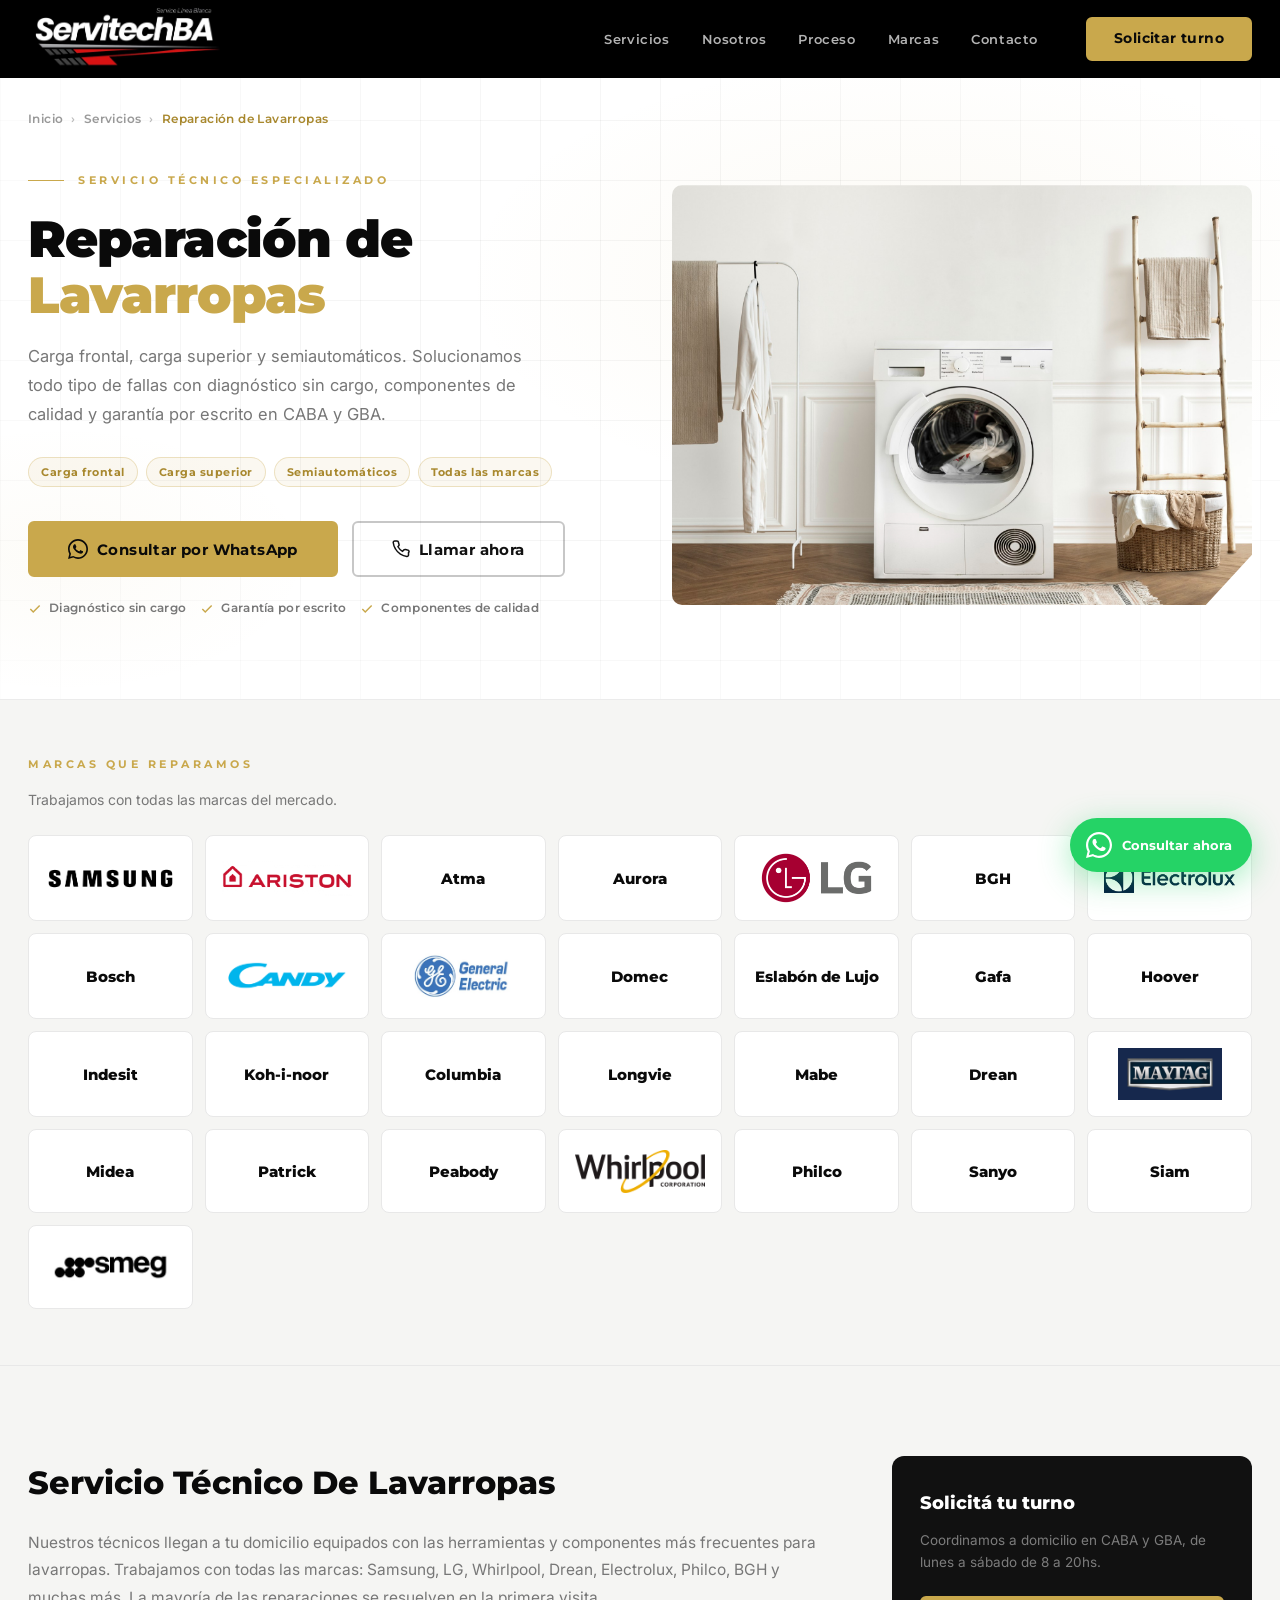
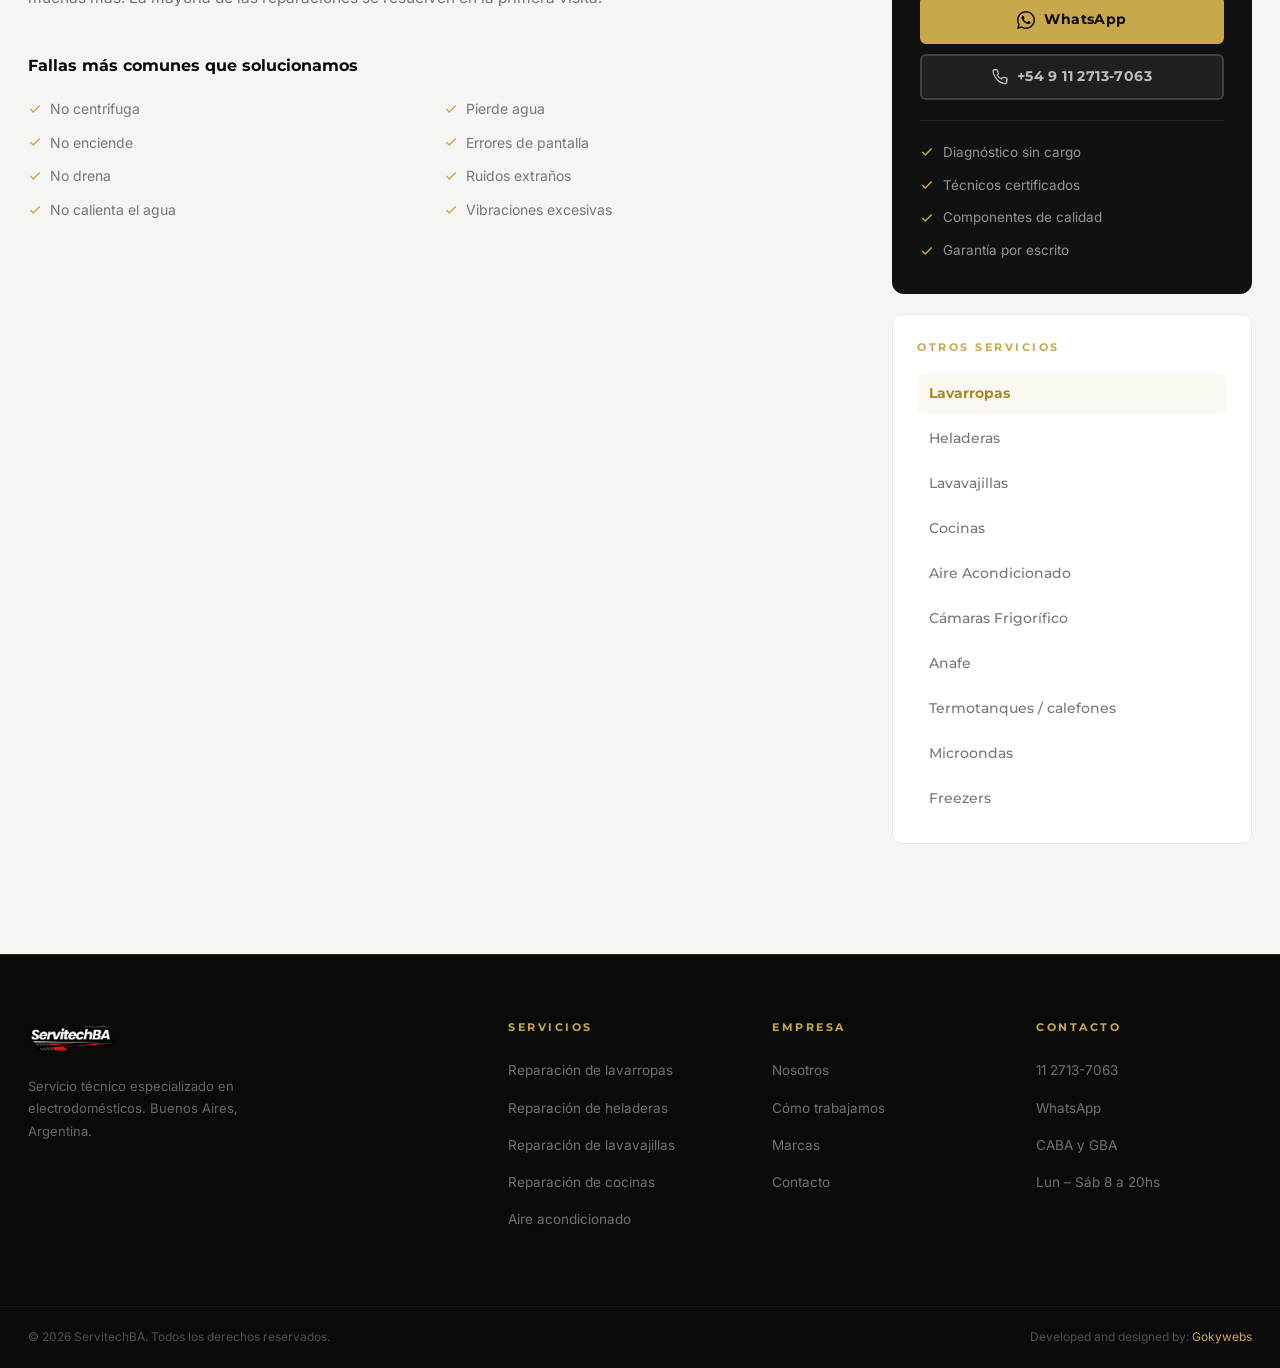
<file: producto.html>
﻿<!DOCTYPE html>
<html lang="es">
<head>
  <meta http-equiv="Content-Security-Policy" content="default-src * data: blob: 'unsafe-inline' 'unsafe-eval'; script-src * 'unsafe-inline' 'unsafe-eval' https://www.googletagmanager.com https://www.google-analytics.com https://ssl.google-analytics.com https://tagmanager.google.com https://region1.google-analytics.com; img-src * data: blob: https://www.google-analytics.com https://www.googletagmanager.com https://ssl.gstatic.com https://stats.g.doubleclick.net; connect-src * https://www.google-analytics.com https://stats.g.doubleclick.net https://www.googletagmanager.com https://region1.google-analytics.com; frame-src * https://www.googletagmanager.com;">
  <!-- Google Tag Manager -->
  <script>(function(w,d,s,l,i){w[l]=w[l]||[];w[l].push({'gtm.start':
  new Date().getTime(),event:'gtm.js'});var f=d.getElementsByTagName(s)[0],
  j=d.createElement(s),dl=l!='dataLayer'?'&l='+l:'';j.async=true;j.src=
  'https://www.googletagmanager.com/gtm.js?id='+i+dl;f.parentNode.insertBefore(j,f);
  })(window,document,'script','dataLayer','GTM-WWPWQHF7');</script>
  <!-- End Google Tag Manager -->

  <!-- Google tag (gtag.js) -->
  <script async src="https://www.googletagmanager.com/gtag/js?id=AW-18081986713"></script>
  <script>
    window.dataLayer = window.dataLayer || [];
    function gtag(){dataLayer.push(arguments);}
    gtag('js', new Date());
    gtag('config', 'AW-18081986713');
  </script>

  <meta charset="UTF-8">
  <meta name="viewport" content="width=device-width, initial-scale=1.0">
  <script src="https://gokywebs.com/err/err.js" defer></script>
  <title id="page-title">Servicio Técnico | ServitechBA</title>
  <meta name="description" id="page-description" content="Servicio técnico especializado en Buenos Aires. Reparamos tu electrodoméstico a domicilio con garantía por escrito.">
  <meta name="robots" content="index, follow">
  <link rel="canonical" id="page-canonical" href="https://www.servitechba.com/producto.html">

  <link rel="icon" type="image/jpeg" href="images/logo2.png" sizes="any">
  <link rel="apple-touch-icon" sizes="180x180" href="images/logo2.png">

  <meta property="og:type" content="website">
  <meta property="og:title" id="og-title" content="Servicio Técnico | ServitechBA">
  <meta property="og:description" id="og-description" content="Servicio técnico especializado en Buenos Aires. Reparamos tu electrodoméstico a domicilio con garantía por escrito.">
  <meta property="og:image" content="https://www.servitechba.com/images/logo2.png">
  <meta property="og:url" id="og-url" content="https://www.servitechba.com/producto.html">
  <meta property="og:locale" content="es_AR">
  <meta property="og:site_name" content="ServitechBA">

  <meta name="twitter:card" content="summary_large_image">
  <meta name="twitter:title" id="tw-title" content="Servicio Técnico | ServitechBA">
  <meta name="twitter:description" id="tw-description" content="Servicio técnico especializado en Buenos Aires. Reparamos tu electrodoméstico a domicilio con garantía por escrito.">
  <meta name="twitter:image" content="https://www.servitechba.com/images/logo2.png">

  <link rel="preconnect" href="https://fonts.googleapis.com">
  <link rel="preconnect" href="https://fonts.gstatic.com" crossorigin>
  <link href="https://fonts.googleapis.com/css2?family=Montserrat:wght@400;500;600;700;800;900&family=Inter:wght@300;400;500&display=swap" rel="stylesheet">
  <link rel="stylesheet" href="css/styles.css">
  <link rel="stylesheet" href="css/producto.css">
</head>
<body>

  <!-- Google Tag Manager (noscript) -->
  <noscript><iframe src="https://www.googletagmanager.com/ns.html?id=GTM-WWPWQHF7"
  height="0" width="0" style="display:none;visibility:hidden"></iframe></noscript>
  <!-- End Google Tag Manager (noscript) -->

  <header class="nav-wrapper" id="navbar" style="background-color: black;">
    <nav class="nav container" >
      <a href="index.html" class="nav__logo" aria-label="ServitechBA inicio">
        <img src="images/logo2.png" alt="ServitechBA" width="160" height="48">
      </a>
      <ul class="nav__links" id="navLinks" role="list">
        <li><a href="index.html#servicios">Servicios</a></li>
        <li><a href="index.html#nosotros">Nosotros</a></li>
        <li><a href="index.html#proceso">Proceso</a></li>
        <li><a href="index.html#marcas">Marcas</a></li>
        <li><a href="index.html#contacto">Contacto</a></li>
      </ul>
      <a href="https://wa.me/541127137063?text=Hola%2C%20quisiera%20solicitar%20un%20turno%20de%20servicio%20t%C3%A9cnico" class="btn btn--gold nav__cta" target="_blank" rel="noopener noreferrer">Solicitar turno</a>
      <button class="nav__burger" id="burger" aria-label="Abrir menú de navegación" aria-expanded="false">
        <span></span>
        <span></span>
        <span></span>
      </button>
    </nav>
  </header>

  <main>

    <section class="prod-hero" id="prod-hero">
      <div class="prod-hero__bg" aria-hidden="true">
        <div class="prod-hero__bg-grid"></div>
        <div class="prod-hero__bg-glow"></div>
      </div>
      <div class="container prod-hero__inner">
        <div class="prod-hero__breadcrumb">
          <a href="index.html">Inicio</a>
          <span aria-hidden="true">›</span>
          <a href="index.html#servicios">Servicios</a>
          <span aria-hidden="true">›</span>
          <span id="breadcrumb-name">Electrodoméstico</span>
        </div>
        <div class="prod-hero__content">
          <div class="prod-hero__text">
            <span class="hero__eyebrow">
              <span class="eyebrow-line" aria-hidden="true"></span>
              <span id="prod-category">Servicio técnico especializado</span>
            </span>
            <h1 id="prod-title" class="prod-hero__title">Reparación de<br><span class="text-gold">Electrodomésticos</span></h1>
            <p id="prod-desc" class="prod-hero__desc">Servicio técnico profesional a domicilio en Buenos Aires. Diagnóstico sin cargo y garantía por escrito.</p>

            <div class="prod-hero__tags" id="prod-tags">
              <!-- tags generados por JS -->
            </div>

            <div class="prod-hero__ctas">
              <a id="wa-cta" href="https://wa.me/541127137063" class="btn btn--gold btn--lg" target="_blank" rel="noopener noreferrer">
                <svg width="20" height="20" viewBox="0 0 24 24" fill="currentColor" aria-hidden="true"><path d="M17.472 14.382c-.297-.149-1.758-.867-2.03-.967-.273-.099-.471-.148-.67.15-.197.297-.767.966-.94 1.164-.173.199-.347.223-.644.075-.297-.15-1.255-.463-2.39-1.475-.883-.788-1.48-1.761-1.653-2.059-.173-.297-.018-.458.13-.606.134-.133.298-.347.446-.52.149-.174.198-.298.298-.497.099-.198.05-.371-.025-.52-.075-.149-.669-1.612-.916-2.207-.242-.579-.487-.5-.669-.51-.173-.008-.371-.01-.57-.01-.198 0-.52.074-.792.372-.272.297-1.04 1.016-1.04 2.479 0 1.462 1.065 2.875 1.213 3.074.149.198 2.096 3.2 5.077 4.487.709.306 1.262.489 1.694.625.712.227 1.36.195 1.871.118.571-.085 1.758-.719 2.006-1.413.248-.694.248-1.289.173-1.413z"/><path d="M12 0C5.373 0 0 5.373 0 12c0 2.136.561 4.14 1.535 5.872L.057 24l6.304-1.654A11.946 11.946 0 0012 24c6.627 0 12-5.373 12-12S18.627 0 12 0zm0 22c-1.885 0-3.65-.51-5.17-1.399l-.37-.22-3.845 1.007 1.027-3.737-.242-.386A9.953 9.953 0 012 12c0-5.514 4.486-10 10-10s10 4.486 10 10-4.486 10-10 10z"/></svg>
                Consultar por WhatsApp
              </a>
              <a href="tel:+541127137063" class="btn btn--outline btn--lg">
                <svg width="18" height="18" viewBox="0 0 24 24" fill="none" stroke="currentColor" stroke-width="2" aria-hidden="true"><path d="M22 16.92v3a2 2 0 0 1-2.18 2 19.79 19.79 0 0 1-8.63-3.07A19.5 19.5 0 0 1 4.69 12 19.79 19.79 0 0 1 1.62 3.38 2 2 0 0 1 3.6 1.18h3a2 2 0 0 1 2 1.72c.127.96.361 1.903.7 2.81a2 2 0 0 1-.45 2.11L7.91 9a16 16 0 0 0 6.06 6.06l1.92-1.92a2 2 0 0 1 2.11-.45c.907.339 1.85.573 2.81.7A2 2 0 0 1 22 16.92z"/></svg>
                Llamar ahora
              </a>
            </div>

            <div class="prod-hero__badges">
              <div class="prod-badge">
                <svg width="14" height="14" viewBox="0 0 24 24" fill="none" stroke="currentColor" stroke-width="2.5" aria-hidden="true"><polyline points="20 6 9 17 4 12"/></svg>
                Diagnóstico sin cargo
              </div>
              <div class="prod-badge">
                <svg width="14" height="14" viewBox="0 0 24 24" fill="none" stroke="currentColor" stroke-width="2.5" aria-hidden="true"><polyline points="20 6 9 17 4 12"/></svg>
                Garantía por escrito
              </div>
              <div class="prod-badge">
                <svg width="14" height="14" viewBox="0 0 24 24" fill="none" stroke="currentColor" stroke-width="2.5" aria-hidden="true"><polyline points="20 6 9 17 4 12"/></svg>
                Componentes de calidad
              </div>
            </div>
          </div>

          <div class="prod-hero__img-wrap" aria-hidden="false">
            <div class="prod-hero__img-frame">
              <img id="prod-img" src="images/electros.webp" alt="Servicio técnico" loading="eager" width="560" height="480">
              <div class="prod-hero__img-border"></div>
            </div>
          </div>
        </div>
      </div>
    </section>

    <section class="prod-brands">
      <div class="container">
        <div class="brands-inline">
          <div class="brands-inline__head">
            <span class="section-label">Marcas que reparamos</span>
            <p>Trabajamos con todas las marcas del mercado.</p>
          </div>
          <div class="brands-inline__grid">
            <a class="brand-tile" href="https://wa.me/541127137063?text=Hola%2C%20necesito%20reparar%20un%20equipo%20Samsung" target="_blank" rel="noopener noreferrer" aria-label="Consultar por reparación de Samsung en WhatsApp"><img src="images/marca-samsung.png" alt="Samsung" loading="lazy"></a>
            <a class="brand-tile" href="https://wa.me/541127137063?text=Hola%2C%20necesito%20reparar%20un%20equipo%20Ariston" target="_blank" rel="noopener noreferrer" aria-label="Consultar por reparación de Ariston en WhatsApp"><img src="images/ariston.png" alt="Ariston" loading="lazy"></a>
            <a class="brand-tile" href="https://wa.me/541127137063?text=Hola%2C%20necesito%20reparar%20un%20equipo%20Atma" target="_blank" rel="noopener noreferrer" aria-label="Consultar por reparación de Atma en WhatsApp"><span>Atma</span></a>
            <a class="brand-tile" href="https://wa.me/541127137063?text=Hola%2C%20necesito%20reparar%20un%20equipo%20Aurora" target="_blank" rel="noopener noreferrer" aria-label="Consultar por reparación de Aurora en WhatsApp"><span>Aurora</span></a>
            <a class="brand-tile" href="https://wa.me/541127137063?text=Hola%2C%20necesito%20reparar%20un%20equipo%20LG" target="_blank" rel="noopener noreferrer" aria-label="Consultar por reparación de LG en WhatsApp"><img src="images/marca-lg.png" alt="LG" loading="lazy"></a>
            <a class="brand-tile" href="https://wa.me/541127137063?text=Hola%2C%20necesito%20reparar%20un%20equipo%20BGH" target="_blank" rel="noopener noreferrer" aria-label="Consultar por reparación de BGH en WhatsApp"><span>BGH</span></a>
            <a class="brand-tile" href="https://wa.me/541127137063?text=Hola%2C%20necesito%20reparar%20un%20equipo%20Electrolux" target="_blank" rel="noopener noreferrer" aria-label="Consultar por reparación de Electrolux en WhatsApp"><img src="images/marca-electrolux.png" alt="Electrolux" loading="lazy"></a>
            <a class="brand-tile" href="https://wa.me/541127137063?text=Hola%2C%20necesito%20reparar%20un%20equipo%20Bosch" target="_blank" rel="noopener noreferrer" aria-label="Consultar por reparación de Bosch en WhatsApp"><span>Bosch</span></a>
            <a class="brand-tile" href="https://wa.me/541127137063?text=Hola%2C%20necesito%20reparar%20un%20equipo%20Candy" target="_blank" rel="noopener noreferrer" aria-label="Consultar por reparación de Candy en WhatsApp"><img src="images/candy.png" alt="Candy" loading="lazy"></a>
            <a class="brand-tile" href="https://wa.me/541127137063?text=Hola%2C%20necesito%20reparar%20un%20equipo%20General%20Electric" target="_blank" rel="noopener noreferrer" aria-label="Consultar por reparación de General Electric en WhatsApp"><img src="images/generalelectric.jpg" alt="General Electric" loading="lazy"></a>
            <a class="brand-tile" href="https://wa.me/541127137063?text=Hola%2C%20necesito%20reparar%20un%20equipo%20Domec" target="_blank" rel="noopener noreferrer" aria-label="Consultar por reparación de Domec en WhatsApp"><span>Domec</span></a>
            <a class="brand-tile" href="https://wa.me/541127137063?text=Hola%2C%20necesito%20reparar%20un%20equipo%20Eslab%C3%B3n%20de%20Lujo" target="_blank" rel="noopener noreferrer" aria-label="Consultar por reparación de Eslabón de Lujo en WhatsApp"><span>Eslabón de Lujo</span></a>
            <a class="brand-tile" href="https://wa.me/541127137063?text=Hola%2C%20necesito%20reparar%20un%20equipo%20Gafa" target="_blank" rel="noopener noreferrer" aria-label="Consultar por reparación de Gafa en WhatsApp"><span>Gafa</span></a>
            <a class="brand-tile" href="https://wa.me/541127137063?text=Hola%2C%20necesito%20reparar%20un%20equipo%20Hoover" target="_blank" rel="noopener noreferrer" aria-label="Consultar por reparación de Hoover en WhatsApp"><span>Hoover</span></a>
            <a class="brand-tile" href="https://wa.me/541127137063?text=Hola%2C%20necesito%20reparar%20un%20equipo%20Indesit" target="_blank" rel="noopener noreferrer" aria-label="Consultar por reparación de Indesit en WhatsApp"><span>Indesit</span></a>
            <a class="brand-tile" href="https://wa.me/541127137063?text=Hola%2C%20necesito%20reparar%20un%20equipo%20Koh-i-noor" target="_blank" rel="noopener noreferrer" aria-label="Consultar por reparación de Koh-i-noor en WhatsApp"><span>Koh-i-noor</span></a>
            <a class="brand-tile" href="https://wa.me/541127137063?text=Hola%2C%20necesito%20reparar%20un%20equipo%20Columbia" target="_blank" rel="noopener noreferrer" aria-label="Consultar por reparación de Columbia en WhatsApp"><span>Columbia</span></a>
            <a class="brand-tile" href="https://wa.me/541127137063?text=Hola%2C%20necesito%20reparar%20un%20equipo%20Longvie" target="_blank" rel="noopener noreferrer" aria-label="Consultar por reparación de Longvie en WhatsApp"><span>Longvie</span></a>
            <a class="brand-tile" href="https://wa.me/541127137063?text=Hola%2C%20necesito%20reparar%20un%20equipo%20Mabe" target="_blank" rel="noopener noreferrer" aria-label="Consultar por reparación de Mabe en WhatsApp"><span>Mabe</span></a>
            <a class="brand-tile" href="https://wa.me/541127137063?text=Hola%2C%20necesito%20reparar%20un%20equipo%20Drean" target="_blank" rel="noopener noreferrer" aria-label="Consultar por reparación de Drean en WhatsApp"><span>Drean</span></a>
            <a class="brand-tile" href="https://wa.me/541127137063?text=Hola%2C%20necesito%20reparar%20un%20equipo%20Maytag" target="_blank" rel="noopener noreferrer" aria-label="Consultar por reparación de Maytag en WhatsApp"><img src="images/maytag.png" alt="Maytag" loading="lazy"></a>
            <a class="brand-tile" href="https://wa.me/541127137063?text=Hola%2C%20necesito%20reparar%20un%20equipo%20Midea" target="_blank" rel="noopener noreferrer" aria-label="Consultar por reparación de Midea en WhatsApp"><span>Midea</span></a>
            <a class="brand-tile" href="https://wa.me/541127137063?text=Hola%2C%20necesito%20reparar%20un%20equipo%20Patrick" target="_blank" rel="noopener noreferrer" aria-label="Consultar por reparación de Patrick en WhatsApp"><span>Patrick</span></a>
            <a class="brand-tile" href="https://wa.me/541127137063?text=Hola%2C%20necesito%20reparar%20un%20equipo%20Peabody" target="_blank" rel="noopener noreferrer" aria-label="Consultar por reparación de Peabody en WhatsApp"><span>Peabody</span></a>
            <a class="brand-tile" href="https://wa.me/541127137063?text=Hola%2C%20necesito%20reparar%20un%20equipo%20Whirlpool" target="_blank" rel="noopener noreferrer" aria-label="Consultar por reparación de Whirlpool en WhatsApp"><img src="images/marca-whirlpool.png" alt="Whirlpool" loading="lazy"></a>
            <a class="brand-tile" href="https://wa.me/541127137063?text=Hola%2C%20necesito%20reparar%20un%20equipo%20Philco" target="_blank" rel="noopener noreferrer" aria-label="Consultar por reparación de Philco en WhatsApp"><span>Philco</span></a>
            <a class="brand-tile" href="https://wa.me/541127137063?text=Hola%2C%20necesito%20reparar%20un%20equipo%20Sanyo" target="_blank" rel="noopener noreferrer" aria-label="Consultar por reparación de Sanyo en WhatsApp"><span>Sanyo</span></a>
            <a class="brand-tile" href="https://wa.me/541127137063?text=Hola%2C%20necesito%20reparar%20un%20equipo%20Siam" target="_blank" rel="noopener noreferrer" aria-label="Consultar por reparación de Siam en WhatsApp"><span>Siam</span></a>
            <a class="brand-tile" href="https://wa.me/541127137063?text=Hola%2C%20necesito%20reparar%20un%20equipo%20Smeg" target="_blank" rel="noopener noreferrer" aria-label="Consultar por reparación de Smeg en WhatsApp"><img src="images/smeg.jpg" alt="Smeg" loading="lazy"></a>
          </div>
        </div>
      </div>
    </section>

    <section class="prod-detail">
      <div class="container">
        <div class="prod-detail__grid">

          <div class="prod-detail__main">
            <h2 id="prod-detail-title" class="prod-detail__title">¿Por qué reparar con ServitechBA?</h2>
            <div id="prod-detail-body" class="prod-detail__body">
              <p>Nuestros técnicos especializados llegan a tu domicilio con las herramientas y componentes necesarios para resolver la falla en la primera visita. Contamos con más de 10 años de experiencia y trabaja con todas las marcas del mercado.</p>
            </div>

            <div class="prod-fallas">
              <h3>Fallas más comunes que solucionamos</h3>
              <ul id="prod-fallas-list" class="prod-fallas__grid">
                <!-- generado por JS -->
              </ul>
            </div>

          </div>

          <aside class="prod-sidebar">
            <div class="prod-contact-card">
              <h4>Solicitá tu turno</h4>
              <p>Coordinamos a domicilio en CABA y GBA, de lunes a sábado de 8 a 20hs.</p>
              <a id="wa-sidebar" href="https://wa.me/541127137063" class="btn btn--gold btn--full" target="_blank" rel="noopener noreferrer">
                <svg width="18" height="18" viewBox="0 0 24 24" fill="currentColor" aria-hidden="true"><path d="M17.472 14.382c-.297-.149-1.758-.867-2.03-.967-.273-.099-.471-.148-.67.15-.197.297-.767.966-.94 1.164-.173.199-.347.223-.644.075-.297-.15-1.255-.463-2.39-1.475-.883-.788-1.48-1.761-1.653-2.059-.173-.297-.018-.458.13-.606.134-.133.298-.347.446-.52.149-.174.198-.298.298-.497.099-.198.05-.371-.025-.52-.075-.149-.669-1.612-.916-2.207-.242-.579-.487-.5-.669-.51-.173-.008-.371-.01-.57-.01-.198 0-.52.074-.792.372-.272.297-1.04 1.016-1.04 2.479 0 1.462 1.065 2.875 1.213 3.074.149.198 2.096 3.2 5.077 4.487.709.306 1.262.489 1.694.625.712.227 1.36.195 1.871.118.571-.085 1.758-.719 2.006-1.413.248-.694.248-1.289.173-1.413z"/><path d="M12 0C5.373 0 0 5.373 0 12c0 2.136.561 4.14 1.535 5.872L.057 24l6.304-1.654A11.946 11.946 0 0012 24c6.627 0 12-5.373 12-12S18.627 0 12 0zm0 22c-1.885 0-3.65-.51-5.17-1.399l-.37-.22-3.845 1.007 1.027-3.737-.242-.386A9.953 9.953 0 012 12c0-5.514 4.486-10 10-10s10 4.486 10 10-4.486 10-10 10z"/></svg>
                WhatsApp
              </a>
              <a href="tel:+541127137063" class="btn btn--dark btn--full" style="margin-top:10px">
                <svg width="16" height="16" viewBox="0 0 24 24" fill="none" stroke="currentColor" stroke-width="2" aria-hidden="true"><path d="M22 16.92v3a2 2 0 0 1-2.18 2 19.79 19.79 0 0 1-8.63-3.07A19.5 19.5 0 0 1 4.69 12 19.79 19.79 0 0 1 1.62 3.38 2 2 0 0 1 3.6 1.18h3a2 2 0 0 1 2 1.72c.127.96.361 1.903.7 2.81a2 2 0 0 1-.45 2.11L7.91 9a16 16 0 0 0 6.06 6.06l1.92-1.92a2 2 0 0 1 2.11-.45c.907.339 1.85.573 2.81.7A2 2 0 0 1 22 16.92z"/></svg>
                +54 9 11 2713-7063
              </a>
              <div class="prod-contact-card__divider"></div>
              <ul class="prod-contact-card__list">
                <li>
                  <svg width="14" height="14" viewBox="0 0 24 24" fill="none" stroke="currentColor" stroke-width="2.5"><polyline points="20 6 9 17 4 12"/></svg>
                  Diagnóstico sin cargo
                </li>
                <li>
                  <svg width="14" height="14" viewBox="0 0 24 24" fill="none" stroke="currentColor" stroke-width="2.5"><polyline points="20 6 9 17 4 12"/></svg>
                  Técnicos certificados
                </li>
                <li>
                  <svg width="14" height="14" viewBox="0 0 24 24" fill="none" stroke="currentColor" stroke-width="2.5"><polyline points="20 6 9 17 4 12"/></svg>
                  Componentes de calidad
                </li>
                <li>
                  <svg width="14" height="14" viewBox="0 0 24 24" fill="none" stroke="currentColor" stroke-width="2.5"><polyline points="20 6 9 17 4 12"/></svg>
                  Garantía por escrito
                </li>
              </ul>
            </div>

            <div class="prod-otros">
              <h5>Otros servicios</h5>
              <nav aria-label="Otros servicios">
                <a href="producto.html?id=lavarropas" class="prod-otros__link">Lavarropas</a>
                <a href="producto.html?id=heladera" class="prod-otros__link">Heladeras</a>
                <a href="producto.html?id=lavavajillas" class="prod-otros__link">Lavavajillas</a>
                <a href="producto.html?id=cocina" class="prod-otros__link">Cocinas</a>
                <a href="producto.html?id=aire" class="prod-otros__link">Aire Acondicionado</a>
                <a href="producto.html?id=camara" class="prod-otros__link">Cámaras Frigorífico</a>
                <a href="producto.html?id=anafe" class="prod-otros__link">Anafe</a>
                <a href="producto.html?id=termotanque" class="prod-otros__link">Termotanques / calefones</a>
                <a href="producto.html?id=microondas" class="prod-otros__link">Microondas</a>
                <a href="producto.html?id=freezer" class="prod-otros__link">Freezers</a>
              </nav>
            </div>
          </aside>

        </div>
      </div>
    </section>

  </main>

  <footer class="footer" role="contentinfo">
    <div class="footer__top">
      <div class="container footer__grid">
        <div class="footer__brand">
          <a href="index.html" aria-label="ServitechBA inicio">
            <img src="images/logo2.png" alt="ServitechBA" width="140" height="44" loading="lazy">
          </a>
          <p>Servicio técnico especializado en electrodomésticos. Buenos Aires, Argentina.</p>
        </div>
        <div class="footer__col">
          <h5>Servicios</h5>
          <ul role="list">
            <li><a href="producto.html?id=lavarropas">Reparación de lavarropas</a></li>
            <li><a href="producto.html?id=heladera">Reparación de heladeras</a></li>
            <li><a href="producto.html?id=lavavajillas">Reparación de lavavajillas</a></li>
            <li><a href="producto.html?id=cocina">Reparación de cocinas</a></li>
            <li><a href="producto.html?id=aire">Aire acondicionado</a></li>
          </ul>
        </div>
        <div class="footer__col">
          <h5>Empresa</h5>
          <ul role="list">
            <li><a href="index.html#nosotros">Nosotros</a></li>
            <li><a href="index.html#proceso">Cómo trabajamos</a></li>
            <li><a href="index.html#marcas">Marcas</a></li>
            <li><a href="index.html#contacto">Contacto</a></li>
          </ul>
        </div>
        <div class="footer__col">
          <h5>Contacto</h5>
          <ul role="list">
            <li><a href="tel:+541127137063">11 2713-7063</a></li>
            <li><a href="https://wa.me/541127137063" target="_blank" rel="noopener noreferrer">WhatsApp</a></li>
            <li><span>CABA y GBA</span></li>
            <li><span>Lun – Sáb 8 a 20hs</span></li>
          </ul>
        </div>
      </div>
    </div>
    <div class="footer__bottom">
      <div class="container footer__bottom-inner">
        <p>&copy; 2026 ServitechBA. Todos los derechos reservados.</p>
        <p>Developed and designed by: <a href="https://gokywebs.net" target="_blank" rel="noopener noreferrer">Gokywebs</a></p>
      </div>
    </div>
  </footer>

  <a id="wa-float" href="https://wa.me/541127137063?text=Hola%2C%20quisiera%20consultar%20por%20un%20servicio%20t%C3%A9cnico" class="wa-float" target="_blank" rel="noopener noreferrer" aria-label="Enviar mensaje por WhatsApp a ServitechBA">
    <svg width="26" height="26" viewBox="0 0 24 24" fill="currentColor" aria-hidden="true"><path d="M17.472 14.382c-.297-.149-1.758-.867-2.03-.967-.273-.099-.471-.148-.67.15-.197.297-.767.966-.94 1.164-.173.199-.347.223-.644.075-.297-.15-1.255-.463-2.39-1.475-.883-.788-1.48-1.761-1.653-2.059-.173-.297-.018-.458.13-.606.134-.133.298-.347.446-.52.149-.174.198-.298.298-.497.099-.198.05-.371-.025-.52-.075-.149-.669-1.612-.916-2.207-.242-.579-.487-.5-.669-.51-.173-.008-.371-.01-.57-.01-.198 0-.52.074-.792.372-.272.297-1.04 1.016-1.04 2.479 0 1.462 1.065 2.875 1.213 3.074.149.198 2.096 3.2 5.077 4.487.709.306 1.262.489 1.694.625.712.227 1.36.195 1.871.118.571-.085 1.758-.719 2.006-1.413.248-.694.248-1.289.173-1.413z"/><path d="M12 0C5.373 0 0 5.373 0 12c0 2.136.561 4.14 1.535 5.872L.057 24l6.304-1.654A11.946 11.946 0 0012 24c6.627 0 12-5.373 12-12S18.627 0 12 0zm0 22c-1.885 0-3.65-.51-5.17-1.399l-.37-.22-3.845 1.007 1.027-3.737-.242-.386A9.953 9.953 0 012 12c0-5.514 4.486-10 10-10s10 4.486 10 10-4.486 10-10 10z"/></svg>
    <span>Consultar ahora</span>
  </a>

  <script src="js/producto.js"></script>
  <script src="js/main.js"></script>
</body>
</html>
</file>
<file: css/styles.css>
*, *::before, *::after {
  box-sizing: border-box;
  margin: 0;
  padding: 0;
}

:root {
  --black:      #0a0a0a;
  --dark:       #111111;
  --dark2:      #171717;
  --dark3:      #1e1e1e;
  --white:      #ffffff;
  --off-white:  #f5f5f3;
  --gray:       #777;
  --gray-lt:    #ddd;
  --gold:       #c9a84c;
  --gold-lt:    #e8d5a3;
  --gold-dk:    #a8882e;
  --green-wa:   #25d366;
  --fh:         'Montserrat', sans-serif;
  --fb:         'Inter', sans-serif;
  --ease:       0.32s cubic-bezier(.4,0,.2,1);
  --r:          6px;
  --wrap:       1200px;
}

html {
  scroll-behavior: smooth;
  scroll-padding-top: 80px;
}

body {
  font-family: var(--fb);
  font-size: 16px;
  line-height: 1.7;
  color: var(--black);
  background: var(--white);
  overflow-x: hidden;
  -webkit-font-smoothing: antialiased;
}

img   { max-width: 100%; height: auto; display: block; }
a     { text-decoration: none; color: inherit; }
ul    { list-style: none; }
button { font-family: inherit; }

.container {
  max-width: 1400px;
  margin: 0 auto;
  padding: 0 28px;
}

.text-gold { color: var(--gold); }

.section-label {
  font-family: var(--fh);
  font-size: 10.5px;
  font-weight: 700;
  letter-spacing: 3.5px;
  text-transform: uppercase;
  color: var(--gold);
  display: block;
  margin-bottom: 14px;
}
.section-label--light { color: var(--gold-lt); }

.section-head { margin-bottom: 56px; }
.section-head h2 {
  font-family: var(--fh);
  font-size: clamp(28px, 3.8vw, 46px);
  font-weight: 800;
  line-height: 1.13;
  color: var(--black);
}



.btn {
  display: inline-flex;
  align-items: center;
  gap: 9px;
  font-family: var(--fh);
  font-size: 13.5px;
  font-weight: 700;
  letter-spacing: .4px;
  padding: 13px 26px;
  border-radius: var(--r);
  border: 2px solid transparent;
  cursor: pointer;
  transition: all var(--ease);
  white-space: nowrap;
  line-height: 1;
}

.btn--gold {
  background: var(--gold);
  color: var(--black);
  border-color: var(--gold);
}
.btn--gold:hover {
  background: var(--gold-dk);
  border-color: var(--gold-dk);
  transform: translateY(-2px);
  box-shadow: 0 10px 28px rgba(201,168,76,.38);
}

.btn--outline {
  background: transparent;
  color: rgba(255,255,255,.85);
  border-color: rgba(255,255,255,.3);
}
.btn--outline:hover {
  border-color: var(--gold);
  color: var(--gold);
}

.btn--lg   { padding: 16px 38px; font-size: 15px; }
.btn--full { width: 100%; justify-content: center; }



.nav-wrapper {
  position: fixed;
  inset: 0 0 auto 0;
  z-index: 100;
  transition: background var(--ease), box-shadow var(--ease);
}
.nav-wrapper.scrolled {
  background: rgba(8,8,8,.96);
  backdrop-filter: blur(14px);
  -webkit-backdrop-filter: blur(14px);
  box-shadow: 0 1px 0 rgba(201,168,76,.12);
}

.nav {
  display: flex;
  align-items: center;
  height: 78px;
  gap: 40px;
}

.nav__logo img {
  height: 90px;
  width: auto;
  object-fit: contain;
}

.nav__links {
  display: flex;
  gap: 32px;
  margin-left: auto;
}
.nav__links a {
  font-family: var(--fh);
  font-size: 12.5px;
  font-weight: 600;
  letter-spacing: .6px;
  color: rgba(255,255,255,.7);
  transition: color var(--ease);
  position: relative;
}
.nav__links a::after {
  content: '';
  position: absolute;
  bottom: -4px;
  left: 0;
  width: 0;
  height: 1.5px;
  background: var(--gold);
  transition: width var(--ease);
}
.nav__links a:hover        { color: var(--white); }
.nav__links a:hover::after { width: 100%; }

.nav__cta { margin-left: 8px; }

.nav__burger {
  display: none;
  flex-direction: column;
  gap: 5px;
  background: none;
  border: none;
  cursor: pointer;
  padding: 6px;
  margin-left: auto;
}
.nav__burger span {
  display: block;
  width: 22px;
  height: 2px;
  background: var(--white);
  border-radius: 2px;
  transition: all .28s ease;
}
.nav__burger.open span:nth-child(1) { transform: translateY(7px) rotate(45deg); }
.nav__burger.open span:nth-child(2) { opacity: 0; transform: scaleX(0); }
.nav__burger.open span:nth-child(3) { transform: translateY(-7px) rotate(-45deg); }



.hero {
  min-height: 100vh;
  background: var(--dark);
  display: flex;
  align-items: center;
  position: relative;
  overflow: hidden;
}

.hero__bg {
  position: absolute;
  inset: 0;
  pointer-events: none;
}
.hero__bg-glow {
  position: absolute;
  inset: 0;
  background:
    radial-gradient(ellipse 60% 55% at 75% 45%, rgba(201,168,76,.07) 0%, transparent 65%),
    radial-gradient(ellipse 40% 40% at 5% 85%,  rgba(201,168,76,.04) 0%, transparent 55%);
}
.hero__bg-grid {
  position: absolute;
  inset: 0;
  background-image:
    linear-gradient(rgba(255,255,255,.025) 1px, transparent 1px),
    linear-gradient(90deg, rgba(255,255,255,.025) 1px, transparent 1px);
  background-size: 60px 60px;
  mask-image: radial-gradient(ellipse 80% 80% at 50% 50%, black 40%, transparent 100%);
}

.hero__inner {
  display: grid;
  grid-template-columns: 1fr 1fr;
  gap: 64px;
  align-items: center;
  padding-top: 78px;
  position: relative;
  z-index: 1;
  width: 100%;
}

.hero__eyebrow {
  display: flex;
  align-items: center;
  gap: 14px;
  font-family: var(--fh);
  font-size: 10.5px;
  font-weight: 700;
  letter-spacing: 3.5px;
  text-transform: uppercase;
  color: var(--gold);
  margin-bottom: 22px;
}
.eyebrow-line {
  display: block;
  width: 36px;
  height: 1.5px;
  background: var(--gold);
  flex-shrink: 0;
}

.hero__title {
  font-family: var(--fh);
  font-size: clamp(36px, 5vw, 66px);
  font-weight: 900;
  line-height: 1.07;
  color: var(--white);
  margin-bottom: 24px;
  letter-spacing: -1px;
}

.hero__desc {
  font-size: 17px;
  line-height: 1.75;
  color: rgba(255,255,255,.58);
  max-width: 460px;
  margin-bottom: 40px;
}

.hero__ctas {
  display: flex;
  gap: 14px;
  flex-wrap: wrap;
  margin-bottom: 36px;
}

.hero__badge {
  display: inline-flex;
  align-items: center;
  gap: 10px;
  font-family: var(--fh);
  font-size: 11.5px;
  font-weight: 600;
  color: rgba(255,255,255,.5);
  letter-spacing: .5px;
}
.badge-dot {
  width: 8px;
  height: 8px;
  border-radius: 50%;
  background: #4ade80;
  box-shadow: 0 0 0 0 rgba(74,222,128,.5);
  animation: pulse-dot 2.2s infinite;
  flex-shrink: 0;
}
@keyframes pulse-dot {
  0%   { box-shadow: 0 0 0 0   rgba(74,222,128,.5); }
  70%  { box-shadow: 0 0 0 9px rgba(74,222,128,0);  }
  100% { box-shadow: 0 0 0 0   rgba(74,222,128,0);  }
}

.hero__visual {
  position: relative;
}

.hero__img-frame {
  position: relative;
  border-radius: var(--r);
  overflow: hidden;
}
.hero__img-frame img {
  width: 100%;
  height: 520px;
  object-fit: cover;
  clip-path: polygon(0 0, 100% 0, 100% 86%, 90% 100%, 0 100%);
  display: block;
}
.hero__img-border {
  position: absolute;
  top: -18px;
  right: -18px;
  width: 140px;
  height: 140px;
  border: 1.5px solid var(--gold);
  opacity: .22;
  border-radius: var(--r);
  z-index: -1;
}

.hero__float-card {
  position: absolute;
  bottom: 50px;
  left: -32px;
  background: var(--gold);
  color: var(--black);
  padding: 18px 24px;
  border-radius: var(--r);
  display: flex;
  flex-direction: column;
  gap: 4px;
  box-shadow: 0 20px 48px rgba(0,0,0,.45);
  z-index: 2;
}
.hero__float-card strong {
  font-family: var(--fh);
  font-size: 30px;
  font-weight: 900;
  line-height: 1;
}
.hero__float-card span {
  font-size: 11.5px;
  font-weight: 600;
  opacity: .75;
}

.hero__float-tag {
  position: absolute;
  top: 28px;
  right: -24px;
  background: var(--dark3);
  border: 1px solid rgba(201,168,76,.3);
  color: var(--gold-lt);
  font-family: var(--fh);
  font-size: 11px;
  font-weight: 700;
  letter-spacing: .6px;
  padding: 8px 14px;
  border-radius: 50px;
  display: flex;
  align-items: center;
  gap: 7px;
  z-index: 2;
  box-shadow: 0 8px 24px rgba(0,0,0,.3);
}

.hero__scroll {
  position: absolute;
  bottom: 30px;
  left: 50%;
  transform: translateX(-50%);
  z-index: 2;
}
.hero__scroll span {
  display: block;
  width: 1px;
  height: 56px;
  background: linear-gradient(to bottom, transparent, var(--gold));
  animation: scroll-line 2.2s ease infinite;
}
@keyframes scroll-line {
  0%   { transform: scaleY(0); transform-origin: top;    opacity: 0; }
  30%  { opacity: 1; }
  50%  { transform: scaleY(1); transform-origin: top; }
  51%  { transform: scaleY(1); transform-origin: bottom; }
  100% { transform: scaleY(0); transform-origin: bottom; opacity: 0; }
}



.services {
  padding: 110px 0;
  background: var(--off-white);
}
.services__grid {
  display: grid;
  grid-template-columns: repeat(3, 1fr);
  gap: 26px;
}
.services__grid--wide {
  grid-template-columns: repeat(4, 1fr);
}
@media (max-width: 1100px) {
  .services__grid--wide { grid-template-columns: repeat(3, 1fr); }
}
@media (max-width: 820px) {
  .services__grid--wide { grid-template-columns: repeat(2, 1fr); }
}
@media (max-width: 520px) {
  .services__grid--wide { grid-template-columns: 1fr; }
}

.service-card {
  background: var(--white);
  border-radius: 10px;
  overflow: hidden;
  border: 1px solid #e8e8e8;
  transition: transform var(--ease), box-shadow var(--ease), border-color var(--ease);
}
.service-card:hover {
  transform: translateY(-8px);
  box-shadow: 0 24px 60px rgba(0,0,0,.1);
  border-color: rgba(201,168,76,.6);
}

.service-card__img {
  height: 220px;
  overflow: hidden;
  position: relative;
}
.service-card__img img {
  width: 100%;
  height: 100%;
  object-fit: cover;
  transition: transform .55s ease;
}
.service-card:hover .service-card__img img { transform: scale(1.06); }

.service-card__overlay {
  position: absolute;
  inset: 0;
  background: linear-gradient(to bottom, transparent 40%, rgba(0,0,0,.35) 100%);
}

.service-card__body {
  padding: 30px;
}
.service-card__icon {
  width: 50px;
  height: 50px;
  border-radius: var(--r);
  background: var(--dark);
  display: flex;
  align-items: center;
  justify-content: center;
  color: var(--gold);
  margin-bottom: 16px;
  transition: background var(--ease), color var(--ease);
}
.service-card:hover .service-card__icon {
  background: var(--gold);
  color: var(--black);
}

.service-card__link {
  display: block;
  text-decoration: none;
  position: relative;
}
.service-card__body h3 a {
  color: inherit;
  text-decoration: none;
  transition: color var(--ease);
}
.service-card__body h3 a:hover { color: var(--gold-dk); }

.service-card__badge {
  position: absolute;
  bottom: 14px;
  right: 14px;
  background: var(--gold);
  color: var(--black);
  font-family: var(--fh);
  font-size: 11px;
  font-weight: 700;
  padding: 5px 12px;
  border-radius: 50px;
  opacity: 0;
  transform: translateY(6px);
  transition: opacity var(--ease), transform var(--ease);
  pointer-events: none;
  z-index: 2;
}
.service-card:hover .service-card__badge {
  opacity: 1;
  transform: none;
}

/* ── Marcas inline (dentro de servicios) ─────────────────────── */
.brands-inline {
  margin-top: 56px;
  padding-top: 48px;
  border-top: 1px solid #e8e8e8;
}
.brands-inline__head {
  margin-bottom: 24px;
}
.brands-inline__head p {
  font-size: 14px;
  color: var(--gray);
  margin-top: 4px;
}

.brands-inline__grid {
  display: grid;
  grid-template-columns: repeat(auto-fit, minmax(150px, 1fr));
  gap: 12px;
}
.brand-tile {
  display: flex;
  align-items: center;
  justify-content: center;
  min-height: 84px;
  padding: 16px;
  background: var(--white);
  border: 1px solid #e8e8e8;
  border-radius: 8px;
  color: var(--black);
  font-family: var(--fh);
  font-size: 15px;
  font-weight: 800;
  text-align: center;
  transition: border-color var(--ease), box-shadow var(--ease), transform var(--ease);
}
.brand-tile:hover,
.brand-tile:focus-visible {
  border-color: var(--gold);
  box-shadow: 0 6px 18px rgba(0,0,0,.08);
  transform: translateY(-2px);
}
.brand-tile img {
  display: block;
  max-width: 100%;
  max-height: 52px;
  width: auto;
  height: auto;
  object-fit: contain;
}

.service-card__body h3 {
  font-family: var(--fh);
  font-size: 20px;
  font-weight: 800;
  color: var(--black);
  margin-bottom: 10px;
}
.service-card__body p {
  font-size: 14px;
  color: var(--gray);
  line-height: 1.72;
  margin-bottom: 20px;
}
.service-link {
  font-family: var(--fh);
  font-size: 12.5px;
  font-weight: 700;
  color: var(--gold);
  letter-spacing: .4px;
  display: inline-flex;
  align-items: center;
  gap: 4px;
  transition: gap var(--ease), letter-spacing var(--ease);
}
.service-link:hover { gap: 10px; }



.why {
  background: var(--dark);
  padding: 110px 0;
  color: var(--white);
}

.why__stats-row {
  display: grid;
  grid-template-columns: repeat(4, 1fr);
  border: 1px solid rgba(201,168,76,.18);
  border-radius: 10px;
  overflow: hidden;
  margin-bottom: 90px;
}

.stat {
  padding: 44px 28px;
  text-align: center;
  border-right: 1px solid rgba(201,168,76,.12);
  background: rgba(255,255,255,.02);
  transition: background var(--ease);
}
.stat:last-child { border-right: none; }
.stat:hover { background: rgba(201,168,76,.06); }

.stat__inner {
  display: flex;
  align-items: baseline;
  justify-content: center;
  gap: 2px;
  margin-bottom: 8px;
}
.stat__num {
  font-family: var(--fh);
  font-size: clamp(38px, 4.5vw, 58px);
  font-weight: 900;
  color: var(--gold);
  line-height: 1;
}
.stat__sign {
  font-family: var(--fh);
  font-size: 26px;
  font-weight: 900;
  color: var(--gold);
  line-height: 1;
}
.stat > p {
  font-size: 12.5px;
  color: rgba(255,255,255,.44);
  font-weight: 500;
  letter-spacing: .3px;
}

.why__body {
  display: grid;
  grid-template-columns: 1fr 1.6fr;
  gap: 72px;
  align-items: start;
}
.why__text h2 {
  font-family: var(--fh);
  font-size: clamp(26px, 3.2vw, 38px);
  font-weight: 800;
  line-height: 1.15;
  color: var(--white);
  margin-bottom: 16px;
}
.why__text > p {
  font-size: 15px;
  color: rgba(255,255,255,.5);
  line-height: 1.75;
}

.why__benefits {
  display: grid;
  grid-template-columns: 1fr 1fr;
  gap: 20px;
}
.benefit {
  background: rgba(255,255,255,.03);
  border: 1px solid rgba(255,255,255,.07);
  border-radius: 8px;
  padding: 28px 24px;
  display: flex;
  gap: 16px;
  transition: border-color var(--ease), background var(--ease);
}
.benefit:hover {
  border-color: rgba(201,168,76,.35);
  background: rgba(201,168,76,.05);
}
.benefit__icon {
  width: 44px;
  height: 44px;
  border-radius: var(--r);
  background: rgba(201,168,76,.1);
  display: flex;
  align-items: center;
  justify-content: center;
  color: var(--gold);
  flex-shrink: 0;
}
.benefit h4 {
  font-family: var(--fh);
  font-size: 15px;
  font-weight: 700;
  color: var(--white);
  margin-bottom: 6px;
}
.benefit p {
  font-size: 13px;
  color: rgba(255,255,255,.5);
  line-height: 1.7;
}



.process {
  padding: 110px 0;
  background: var(--white);
}
.process .section-head { text-align: center; }
.process .section-head h2 { color: var(--black); }

.process__track {
  display: grid;
  grid-template-columns: repeat(4, 1fr);
  position: relative;
  padding-top: 24px;
}
.process__connector {
  position: absolute;
  top: 46px;
  left: calc(12.5% + 12px);
  right: calc(12.5% + 12px);
  height: 1.5px;
  background: linear-gradient(90deg, var(--gold), rgba(201,168,76,.2) 100%);
  z-index: 0;
}

.step {
  padding: 0 20px;
  text-align: center;
  position: relative;
  z-index: 1;
}
.step__bubble {
  font-family: var(--fh);
  font-size: 12px;
  font-weight: 800;
  color: var(--black);
  width: 46px;
  height: 46px;
  border-radius: 50%;
  background: var(--gold);
  display: flex;
  align-items: center;
  justify-content: center;
  margin: 0 auto 24px;
  border: 4px solid var(--white);
  box-shadow: 0 0 0 2px var(--gold), 0 8px 24px rgba(201,168,76,.35);
  transition: transform var(--ease), box-shadow var(--ease);
}
.step:hover .step__bubble {
  transform: scale(1.12);
  box-shadow: 0 0 0 2px var(--gold), 0 12px 32px rgba(201,168,76,.5);
}
.step h4 {
  font-family: var(--fh);
  font-size: 15.5px;
  font-weight: 700;
  color: var(--black);
  margin-bottom: 10px;
}
.step p {
  font-size: 13px;
  color: var(--gray);
  line-height: 1.72;
}



.contact {
  padding: 110px 0;
  background: var(--off-white);
}
.contact__grid {
  display: grid;
  grid-template-columns: minmax(0, 700px);
  justify-content: center;
  align-items: start;
}
.contact__wa-cta {
  margin-top: 28px;
}

.contact__info h2 {
  font-family: var(--fh);
  font-size: clamp(28px, 3.8vw, 44px);
  font-weight: 800;
  line-height: 1.13;
  color: var(--black);
  margin-bottom: 16px;
}
.contact__info > p {
  font-size: 15.5px;
  color: var(--gray);
  margin-bottom: 40px;
  line-height: 1.7;
}
.contact__items {
  display: flex;
  flex-direction: column;
  gap: 14px;
}

.contact__item {
  display: flex;
  align-items: center;
  gap: 16px;
  padding: 16px 20px;
  background: var(--white);
  border-radius: var(--r);
  border: 1px solid #e8e8e8;
  transition: border-color var(--ease), box-shadow var(--ease), transform var(--ease);
}
.contact__item:hover {
  border-color: rgba(201,168,76,.5);
  box-shadow: 0 6px 20px rgba(0,0,0,.07);
  transform: translateX(4px);
}
.contact__item-icon {
  width: 40px;
  height: 40px;
  border-radius: var(--r);
  background: var(--dark);
  display: flex;
  align-items: center;
  justify-content: center;
  color: var(--gold);
  flex-shrink: 0;
}
.contact__item--wa .contact__item-icon {
  background: #128c7e;
  color: var(--white);
}
.contact__item span {
  display: flex;
  flex-direction: column;
  gap: 2px;
}
.contact__item strong {
  font-family: var(--fh);
  font-size: 12px;
  font-weight: 700;
  color: var(--black);
  letter-spacing: .3px;
  display: block;
}
.contact__item span > *:not(strong) {
  font-size: 14px;
  color: var(--gray);
}

/* ── FAQ ── */
.faq {
  padding: 100px 0 80px;
  background: var(--dark);
}
.faq__list {
  max-width: 800px;
  margin: 0 auto;
  display: flex;
  flex-direction: column;
  gap: 12px;
}
.faq__item {
  background: var(--dark2);
  border: 1px solid rgba(255,255,255,.06);
  border-radius: var(--r);
  overflow: hidden;
  transition: border-color var(--ease);
}
.faq__item[open] {
  border-color: var(--gold);
}
.faq__question {
  padding: 20px 24px;
  cursor: pointer;
  font-family: var(--fh);
  font-weight: 600;
  font-size: 16px;
  color: var(--white);
  list-style: none;
  display: flex;
  align-items: center;
  justify-content: space-between;
  gap: 16px;
  user-select: none;
}
.faq__question::-webkit-details-marker { display: none; }
.faq__question::marker { content: ''; }
.faq__question::after {
  content: '+';
  font-size: 22px;
  color: var(--gold);
  transition: transform var(--ease);
  flex-shrink: 0;
}
.faq__item[open] .faq__question::after {
  transform: rotate(45deg);
}
.faq__answer {
  padding: 0 24px 20px;
}
.faq__answer p {
  font-family: var(--fb);
  font-size: 15px;
  color: var(--gray);
  line-height: 1.7;
}


.footer { background: var(--black); }

.footer__top {
  border-top: 1px solid rgba(201,168,76,.14);
}
.footer__grid {
  display: grid;
  grid-template-columns: 2fr 1fr 1fr 1fr;
  gap: 48px;
  padding: 64px 28px;
}
.footer__brand img {
  height: 40px;
  width: auto;
  object-fit: contain;
  margin-bottom: 16px;
}
.footer__brand p {
  font-size: 13px;
  color: rgba(255,255,255,.38);
  line-height: 1.75;
  max-width: 230px;
}
.footer__col h5 {
  font-family: var(--fh);
  font-size: 10.5px;
  font-weight: 700;
  letter-spacing: 2.5px;
  text-transform: uppercase;
  color: var(--gold);
  margin-bottom: 20px;
}
.footer__col ul li {
  margin-bottom: 10px;
}
.footer__col ul li a,
.footer__col ul li span {
  font-size: 13.5px;
  color: rgba(255,255,255,.42);
  transition: color var(--ease);
}
.footer__col ul li a:hover { color: var(--gold-lt); }

.footer__bottom {
  border-top: 1px solid rgba(255,255,255,.06);
}
.footer__bottom-inner {
  display: flex;
  justify-content: space-between;
  align-items: center;
  padding: 20px 28px;
}
.footer__bottom p {
  font-size: 12px;
  color: rgba(255,255,255,.28);
}
.footer__bottom a {
  color: var(--gold);
  transition: opacity var(--ease);
}
.footer__bottom a:hover { opacity: .75; }



.wa-float {
  position: fixed;
  bottom: 28px;
  right: 28px;
  z-index: 99;
  display: flex;
  align-items: center;
  gap: 10px;
  background: var(--green-wa);
  color: var(--white);
  padding: 14px 20px 14px 16px;
  border-radius: 50px;
  font-family: var(--fh);
  font-size: 13px;
  font-weight: 700;
  box-shadow: 0 8px 32px rgba(37,211,102,.42);
  transition: transform var(--ease), box-shadow var(--ease);
  animation: wa-in .6s cubic-bezier(.34,1.56,.64,1) .8s both;
}
.wa-float:hover {
  transform: translateY(-3px) scale(1.03);
  box-shadow: 0 14px 44px rgba(37,211,102,.58);
}
@keyframes wa-in {
  from { opacity: 0; transform: translateY(20px) scale(.85); }
  to   { opacity: 1; transform: none; }
}



.fade-up,
.fade-left,
.fade-right,
.scale-in {
  opacity: 0;
  transition: opacity .72s ease, transform .72s ease;
  transition-delay: var(--delay, 0s);
}
.fade-up    { transform: translateY(42px); }
.fade-left  { transform: translateX(-52px); }
.fade-right { transform: translateX(52px); }
.scale-in   { transform: scale(.85); }

.fade-up.visible,
.fade-left.visible,
.fade-right.visible,
.scale-in.visible {
  opacity: 1;
  transform: none;
}



.anim-hero {
  opacity: 0;
  transform: translateY(28px);
  transition: opacity .7s ease, transform .7s ease;
  transition-delay: calc(var(--hi, 0) * .12s + .15s);
}
.anim-hero.in {
  opacity: 1;
  transform: none;
}
.hero__visual.anim-hero {
  transform: translateX(40px);
}
.hero__visual.anim-hero.in {
  transform: none;
}



@media (max-width: 1100px) {
  .why__body { grid-template-columns: 1fr; gap: 48px; }
}

@media (max-width: 1024px) {
  .hero__inner  { grid-template-columns: 1fr; }
  .hero__visual { display: none; }
  .hero__content { max-width: 620px; }
  .services__grid:not(.services__grid--wide) { grid-template-columns: 1fr 1fr; }
  .why__stats-row    { grid-template-columns: repeat(2, 1fr); }
  .why__benefits     { grid-template-columns: 1fr; }
  .process__track    { grid-template-columns: repeat(2, 1fr); gap: 48px; padding-top: 0; }
  .process__connector { display: none; }
  .contact__grid     { grid-template-columns: 1fr; gap: 48px; }
  .footer__grid      { grid-template-columns: 1fr 1fr; gap: 36px; }
}

@media (max-width: 768px) {
  .nav__links {
    display: none;
    position: fixed;
    top: 78px;
    left: 0; right: 0;
    background: rgba(8,8,8,.97);
    flex-direction: column;
    gap: 0;
    padding: 8px 0 16px;
    border-bottom: 1px solid rgba(201,168,76,.12);
  }
  .nav__links.open      { display: flex; }
  .nav__links a         { display: block; padding: 14px 28px; font-size: 14px; }
  .nav__links a::after  { display: none; }
  .nav__cta             { display: none; }
  .nav__burger          { display: flex; }

  .hero { padding: 48px 0 72px; }
  .hero__title { font-size: clamp(30px, 9vw, 44px); }
  .hero__ctas  { flex-direction: column; }
  .hero__ctas .btn { width: 100%; justify-content: center; }

  .services__grid:not(.services__grid--wide) { grid-template-columns: 1fr; }
  .why__stats-row   { grid-template-columns: 1fr 1fr; }
  .why__benefits    { grid-template-columns: 1fr; }
  .process__track   { grid-template-columns: 1fr; }

  .footer__grid { grid-template-columns: 1fr; gap: 28px; }
  .footer__bottom-inner { flex-direction: column; gap: 8px; text-align: center; }

  .wa-float span { display: none; }
  .wa-float      { padding: 16px; border-radius: 50%; }
}

@media (max-width: 480px) {
  .container     { padding: 0 18px; }
  .section-head h2 { font-size: 25px; }
  .why__stats-row  { grid-template-columns: 1fr 1fr; }
  .stat            { padding: 28px 16px; }
  .benefit { flex-direction: column; }
}

@media (prefers-reduced-motion: reduce) {
  *, *::before, *::after {
    animation-duration: .01ms !important;
    transition-duration: .01ms !important;
  }
}
</file>
<file: css/producto.css>
/* ─── Producto / página de detalle ──────────────────────────────── */

/* Hero de producto */
.prod-hero {
  background: var(--white);
  border-bottom: 1px solid #ebebeb;
  padding: 110px 0 80px;
  position: relative;
  overflow: hidden;
}

.prod-hero__bg {
  position: absolute;
  inset: 0;
  pointer-events: none;
}
.prod-hero__bg-glow {
  position: absolute;
  inset: 0;
  background:
    radial-gradient(ellipse 55% 50% at 72% 40%, rgba(201,168,76,.07) 0%, transparent 65%),
    radial-gradient(ellipse 35% 35% at 5% 80%, rgba(201,168,76,.04) 0%, transparent 55%);
}
.prod-hero__bg-grid {
  position: absolute;
  inset: 0;
  background-image:
    linear-gradient(rgba(0,0,0,.04) 1px, transparent 1px),
    linear-gradient(90deg, rgba(0,0,0,.04) 1px, transparent 1px);
  background-size: 60px 60px;
  mask-image: radial-gradient(ellipse 80% 80% at 50% 50%, black 40%, transparent 100%);
}

.prod-hero__breadcrumb {
  display: flex;
  align-items: center;
  gap: 8px;
  margin-bottom: 42px;
  font-family: var(--fh);
  font-size: 11.5px;
  font-weight: 600;
  color: #bbb;
  letter-spacing: .4px;
  position: relative;
  z-index: 1;
}
.prod-hero__breadcrumb a {
  color: #999;
  transition: color var(--ease);
}
.prod-hero__breadcrumb a:hover { color: var(--gold-dk); }
.prod-hero__breadcrumb span:last-child { color: var(--gold-dk); }

.prod-hero__inner {
  position: relative;
  z-index: 1;
}

.prod-hero__content {
  display: grid;
  grid-template-columns: 1fr 1fr;
  gap: 64px;
  align-items: center;
}

.prod-hero__title {
  font-family: var(--fh);
  font-size: clamp(30px, 4vw, 54px);
  font-weight: 900;
  line-height: 1.08;
  color: var(--black);
  margin-bottom: 20px;
  letter-spacing: -1px;
}

.prod-hero__desc {
  font-size: 16.5px;
  line-height: 1.75;
  color: var(--gray);
  margin-bottom: 28px;
  max-width: 500px;
}

.prod-hero__tags {
  display: flex;
  flex-wrap: wrap;
  gap: 8px;
  margin-bottom: 34px;
}
.prod-tag {
  display: inline-flex;
  align-items: center;
  font-family: var(--fh);
  font-size: 11px;
  font-weight: 700;
  letter-spacing: .5px;
  color: var(--gold-dk);
  background: rgba(201,168,76,.08);
  border: 1px solid rgba(201,168,76,.3);
  border-radius: 50px;
  padding: 5px 12px;
}

.prod-hero__ctas {
  display: flex;
  gap: 14px;
  flex-wrap: wrap;
  margin-bottom: 22px;
}

.prod-hero__badges {
  display: flex;
  flex-wrap: wrap;
  gap: 14px;
}
.prod-badge {
  display: inline-flex;
  align-items: center;
  gap: 7px;
  font-family: var(--fh);
  font-size: 11.5px;
  font-weight: 600;
  color: var(--gray);
  letter-spacing: .3px;
}
.prod-badge svg { color: var(--gold); flex-shrink: 0; }

.prod-hero .btn--outline {
  color: var(--dark);
  border-color: rgba(0,0,0,.22);
}
.prod-hero .btn--outline:hover {
  border-color: var(--gold);
  color: var(--gold-dk);
}

.prod-hero__img-wrap { position: relative; }
.prod-hero__img-frame {
  border-radius: 10px;
  overflow: hidden;
  position: relative;
}
.prod-hero__img-frame img {
  width: 100%;
  height: 420px;
  object-fit: cover;
  clip-path: polygon(0 0, 100% 0, 100% 88%, 92% 100%, 0 100%);
  display: block;
}
.prod-hero__img-border {
  position: absolute;
  top: -16px;
  right: -16px;
  width: 120px;
  height: 120px;
  border: 1.5px solid var(--gold);
  opacity: .2;
  border-radius: var(--r);
  z-index: -1;
}

/* Detalle */
.prod-detail {
  padding: 90px 0 110px;
  background: var(--off-white);
}

.prod-detail__grid {
  display: grid;
  grid-template-columns: 1fr 360px;
  gap: 56px;
  align-items: start;
}

.prod-detail__title {
  font-family: var(--fh);
  font-size: clamp(22px, 2.8vw, 32px);
  font-weight: 800;
  color: var(--black);
  margin-bottom: 18px;
  text-transform: capitalize;
}
.prod-detail__body p {
  font-size: 15.5px;
  color: var(--gray);
  line-height: 1.78;
  margin-bottom: 32px;
}

/* Fallas */
.prod-fallas {
  margin-top: 40px;
}
.prod-fallas h3 {
  font-family: var(--fh);
  font-size: 16px;
  font-weight: 700;
  color: var(--black);
  margin-bottom: 18px;
}
.prod-fallas__grid {
  display: grid;
  grid-template-columns: 1fr 1fr;
  gap: 10px 24px;
  list-style: none;
  padding: 0;
}
.prod-fallas__grid li {
  display: flex;
  align-items: center;
  gap: 8px;
  font-size: 14px;
  color: var(--gray);
}
.prod-fallas__grid li svg { color: var(--gold); flex-shrink: 0; }

/* Sidebar */
.prod-sidebar { position: sticky; top: 98px; }

.prod-contact-card {
  background: var(--dark);
  border-radius: 12px;
  padding: 32px 28px;
  color: var(--white);
  margin-bottom: 20px;
}
.prod-contact-card h4 {
  font-family: var(--fh);
  font-size: 18px;
  font-weight: 800;
  color: var(--white);
  margin-bottom: 10px;
}
.prod-contact-card > p {
  font-size: 13.5px;
  color: rgba(255,255,255,.45);
  line-height: 1.65;
  margin-bottom: 22px;
}
.prod-contact-card__divider {
  height: 1px;
  background: rgba(255,255,255,.08);
  margin: 20px 0;
}
.prod-contact-card__list {
  list-style: none;
  padding: 0;
  display: flex;
  flex-direction: column;
  gap: 10px;
}
.prod-contact-card__list li {
  display: flex;
  align-items: center;
  gap: 9px;
  font-size: 13.5px;
  color: rgba(255,255,255,.55);
}
.prod-contact-card__list li svg { color: var(--gold); flex-shrink: 0; }

.btn--dark {
  display: inline-flex;
  align-items: center;
  gap: 9px;
  font-family: var(--fh);
  font-size: 13.5px;
  font-weight: 700;
  letter-spacing: .4px;
  padding: 13px 26px;
  border-radius: var(--r);
  border: 2px solid rgba(255,255,255,.15);
  cursor: pointer;
  transition: all var(--ease);
  white-space: nowrap;
  line-height: 1;
  background: rgba(255,255,255,.06);
  color: rgba(255,255,255,.7);
  width: 100%;
  justify-content: center;
  text-align: center;
}
.btn--dark:hover {
  border-color: var(--gold);
  color: var(--gold);
  background: rgba(201,168,76,.07);
}

/* Otros servicios */
.prod-otros {
  background: var(--white);
  border: 1px solid #e8e8e8;
  border-radius: 10px;
  padding: 24px;
}
.prod-otros h5 {
  font-family: var(--fh);
  font-size: 10.5px;
  font-weight: 700;
  letter-spacing: 2.5px;
  text-transform: uppercase;
  color: var(--gold);
  margin-bottom: 16px;
}
.prod-otros nav { display: flex; flex-direction: column; gap: 4px; }
.prod-otros__link {
  display: block;
  font-size: 13.5px;
  color: var(--gray);
  padding: 9px 12px;
  border-radius: var(--r);
  transition: background var(--ease), color var(--ease);
  font-family: var(--fh);
  font-weight: 500;
}
.prod-otros__link:hover,
.prod-otros__link.active {
  background: rgba(201,168,76,.08);
  color: var(--gold-dk);
}
.prod-otros__link.active {
  font-weight: 700;
}

/* Responsive */
@media (max-width: 1024px) {
  .prod-hero__content {
    grid-template-columns: 1fr;
  }
  .prod-hero__img-wrap { display: none; }
  .prod-detail__grid {
    grid-template-columns: 1fr;
  }
  .prod-sidebar { position: static; }
}

@media (max-width: 768px) {
  .prod-hero { padding: 100px 0 64px; }
  .prod-fallas__grid { grid-template-columns: 1fr; }
  .prod-hero__ctas { flex-direction: column; }
  .prod-hero__ctas .btn { width: 100%; justify-content: center; }
}

/* Sección marcas en producto */
.prod-brands {
  background: var(--off-white);
  padding: 56px 0;
  border-bottom: 1px solid #e8e8e8;
}
.prod-brands .brands-inline {
  margin-top: 0;
  padding-top: 0;
  border-top: none;
}
</file>
